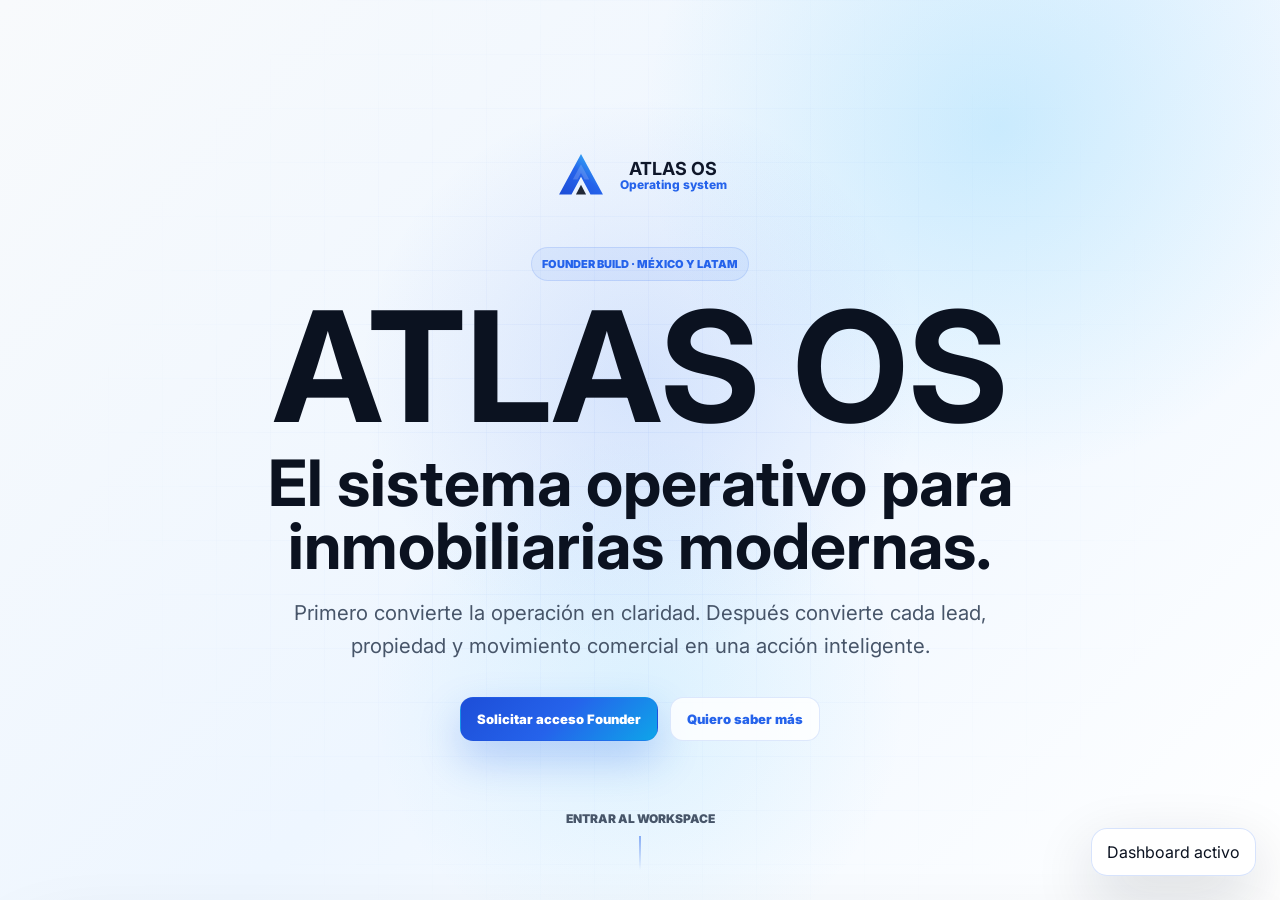
<file: index.html>
<!doctype html>
<html lang="es">
  <head>
    <meta charset="utf-8">
    <meta name="viewport" content="width=device-width, initial-scale=1">
    <title>ATLAS OS | Sistema operativo inmobiliario</title>
    <meta name="description" content="ATLAS OS, el sistema operativo para inmobiliarias modernas.">
    <link rel="preconnect" href="https://fonts.googleapis.com">
    <link rel="preconnect" href="https://fonts.gstatic.com" crossorigin>
    <link href="https://fonts.googleapis.com/css2?family=Inter:wght@400;500;600;700;800;900&display=swap" rel="stylesheet">
    <link rel="icon" href="assets/brand/atlas-symbol.svg" type="image/svg+xml">
    <link rel="stylesheet" href="styles.css">
  </head>
  <body class="atlas-product-home">
    <main class="product-home">
      <section class="atlas-experience" aria-labelledby="homeTitle">
        <a class="product-brand hero-brand" href="index.html">
          <img src="assets/brand/atlas-symbol.svg" alt="">
          <span><strong>ATLAS OS</strong><small>Operating system</small></span>
        </a>
        <div class="hero-message">
          <p class="product-badge">Founder Build · México y LATAM</p>
          <h1 id="homeTitle">ATLAS OS</h1>
          <h2>El sistema operativo para inmobiliarias modernas.</h2>
          <p class="product-copy">Primero convierte la operación en claridad. Después convierte cada lead, propiedad y movimiento comercial en una acción inteligente.</p>
        </div>
        <div class="product-actions">
          <button class="product-btn primary" id="founderAccess" type="button">Solicitar acceso Founder</button>
          <a class="product-btn secondary" href="story.html">Quiero saber más</a>
        </div>
        <a class="scroll-cue" href="#workspace">Entrar al Workspace</a>
      </section>

      <section class="workspace-experience" id="workspace" aria-label="Workspace Experience">
        <section class="atlas-dashboard atlas-workspace" aria-label="ATLAS OS workspace">
          <aside class="dash-sidebar">
            <div class="dash-mark"><img src="assets/brand/atlas-symbol.svg" alt=""><span>ATLAS</span></div>
            <button class="active" data-view="command"><i>⌘</i><span>Dashboard</span></button>
            <button data-view="property"><i>⌂</i><span>Property Engine</span></button>
            <button data-view="crm"><i>◎</i><span>CRM</span></button>
            <button data-view="kanban"><i>▦</i><span>Kanban</span></button>
            <button data-view="whatsapp"><i>◉</i><span>WhatsApp</span></button>
            <button data-view="automation"><i>⚡</i><span>Automation</span></button>
            <button data-view="analytics"><i>▰</i><span>Analytics</span></button>
            <button data-view="docs"><i>☰</i><span>Docs</span></button>
            <button data-view="marketplace"><i>◇</i><span>Marketplace</span></button>
          </aside>
          <div class="dash-main">
            <header class="dash-top">
              <div><p id="dashEyebrow">Live operation</p><h3 id="dashTitle">Command Center</h3></div>
              <span class="dash-status"><i></i>Online</span>
            </header>
            <div class="dash-view" id="dashView"></div>
          </div>
        </section>
      </section>
    </main>
    <div class="product-toast" id="productToast" role="status" aria-live="polite"></div>
    <div class="home-modal-backdrop" id="founderBackdrop" hidden></div>
    <dialog class="founder-modal" id="founderModal" aria-labelledby="founderTitle">
      <button class="modal-close" id="founderClose" aria-label="Cerrar">×</button>
      <p class="eyebrow">Founder Access</p>
      <h2 id="founderTitle">Acceso Founder</h2>
      <strong>$1,490 MXN / mes</strong>
      <p>Mock temporal del flujo Founder. Aquí conectaremos checkout, onboarding y activación del Workspace.</p>
      <button class="btn primary" id="founderOk" type="button">Entendido</button>
    </dialog>
    <script src="app.js"></script>
  </body>
</html>
</file>
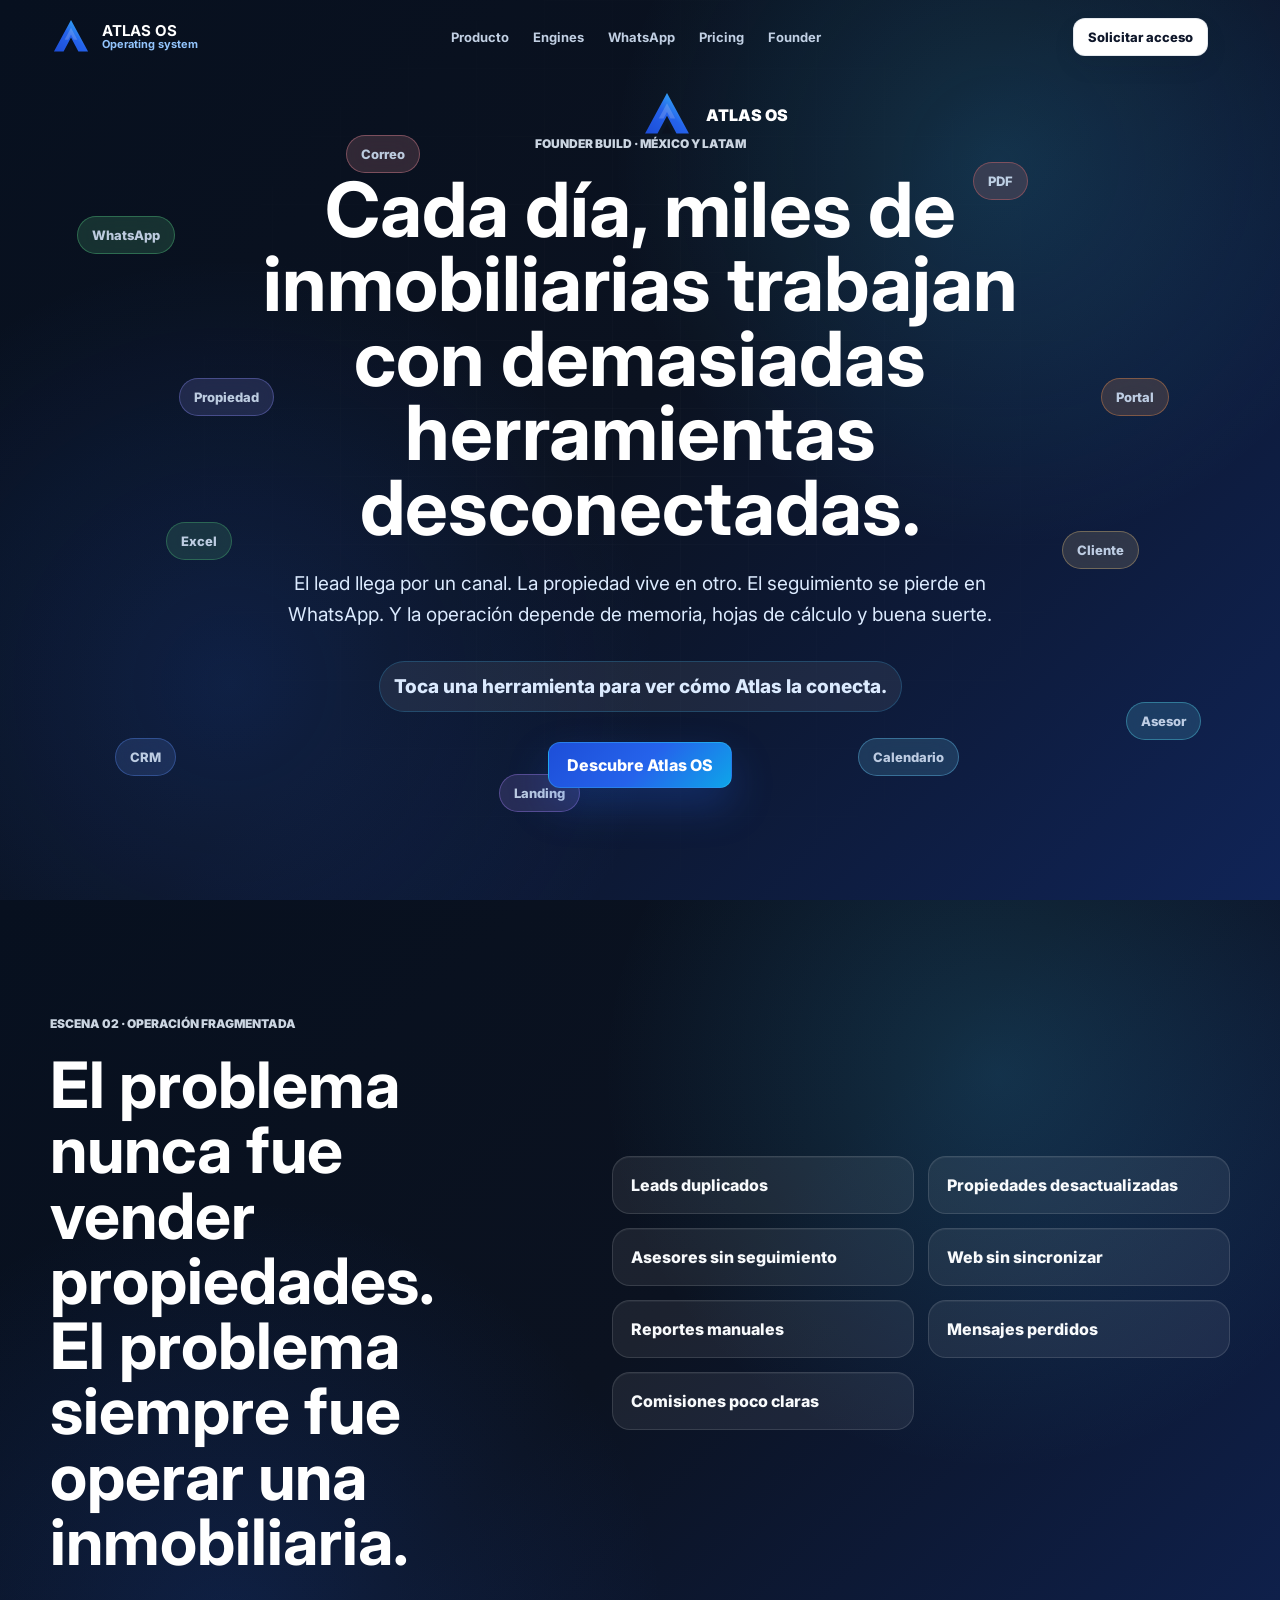
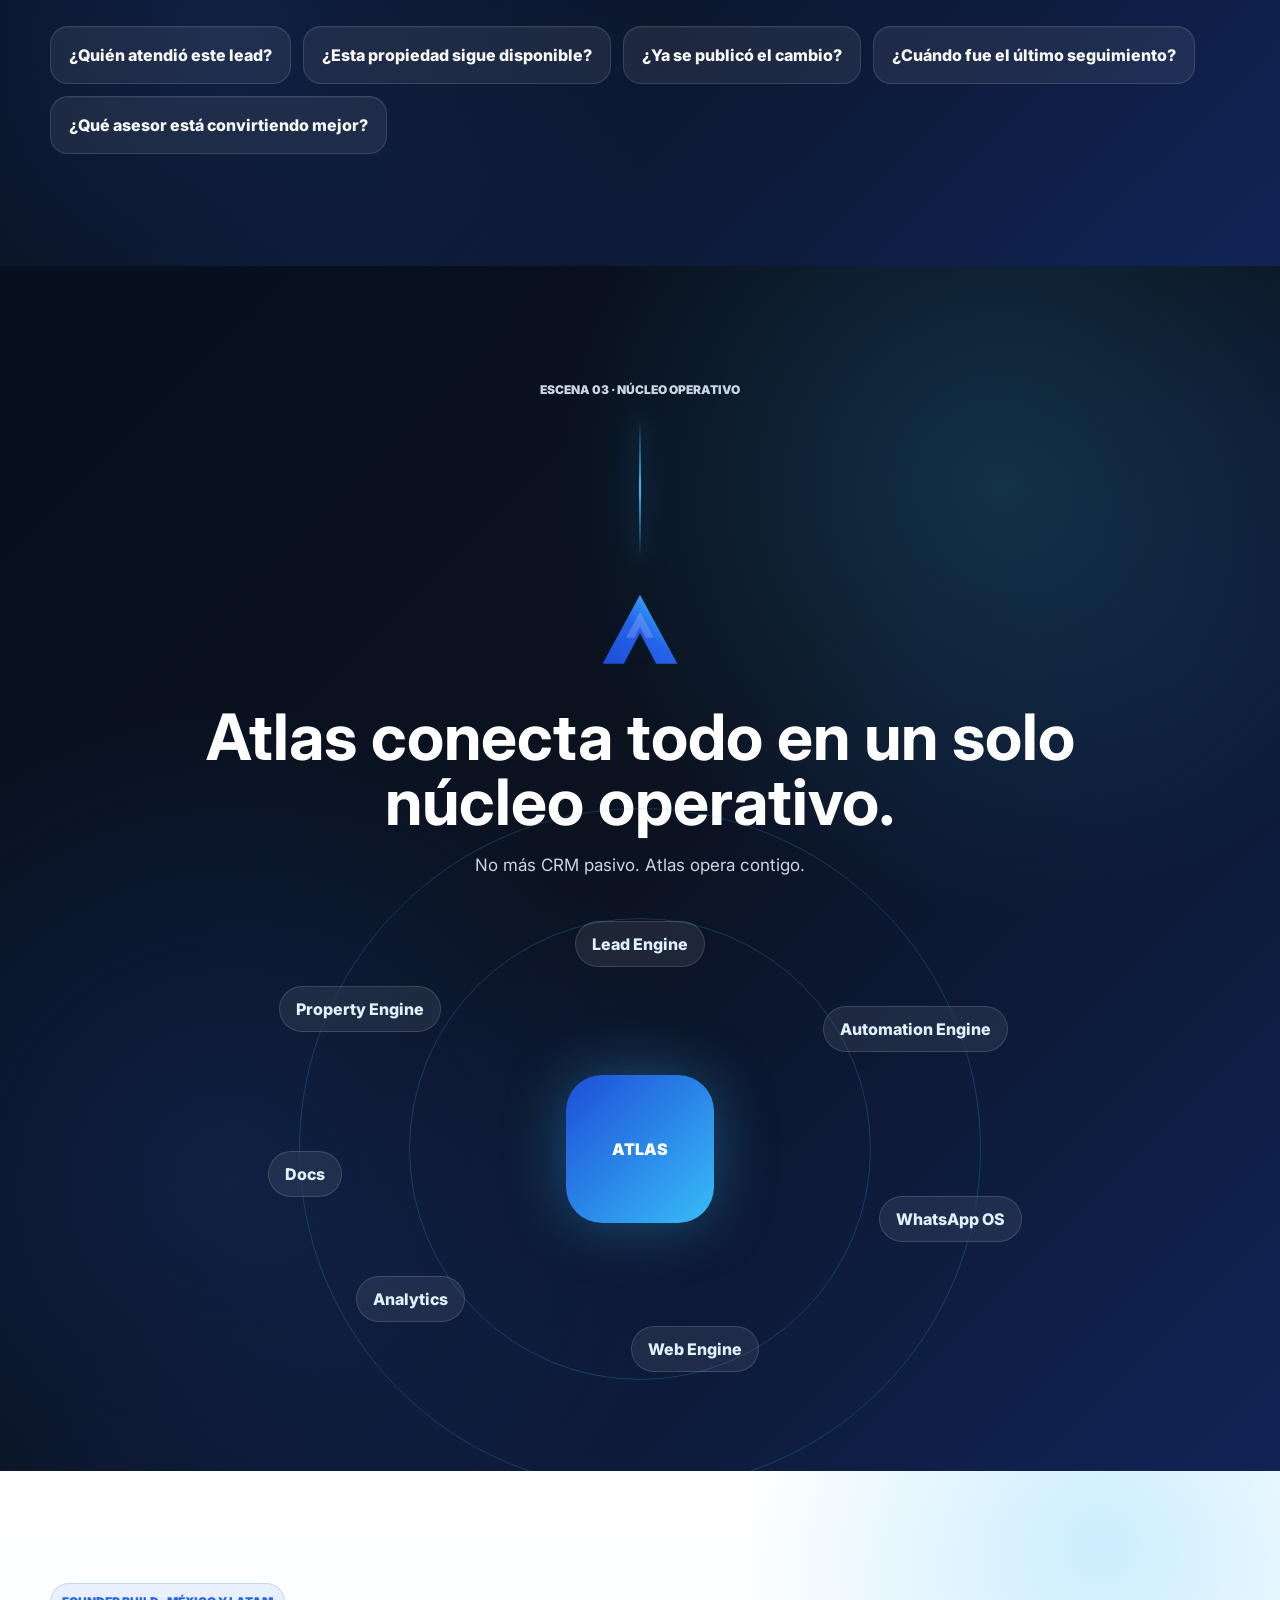
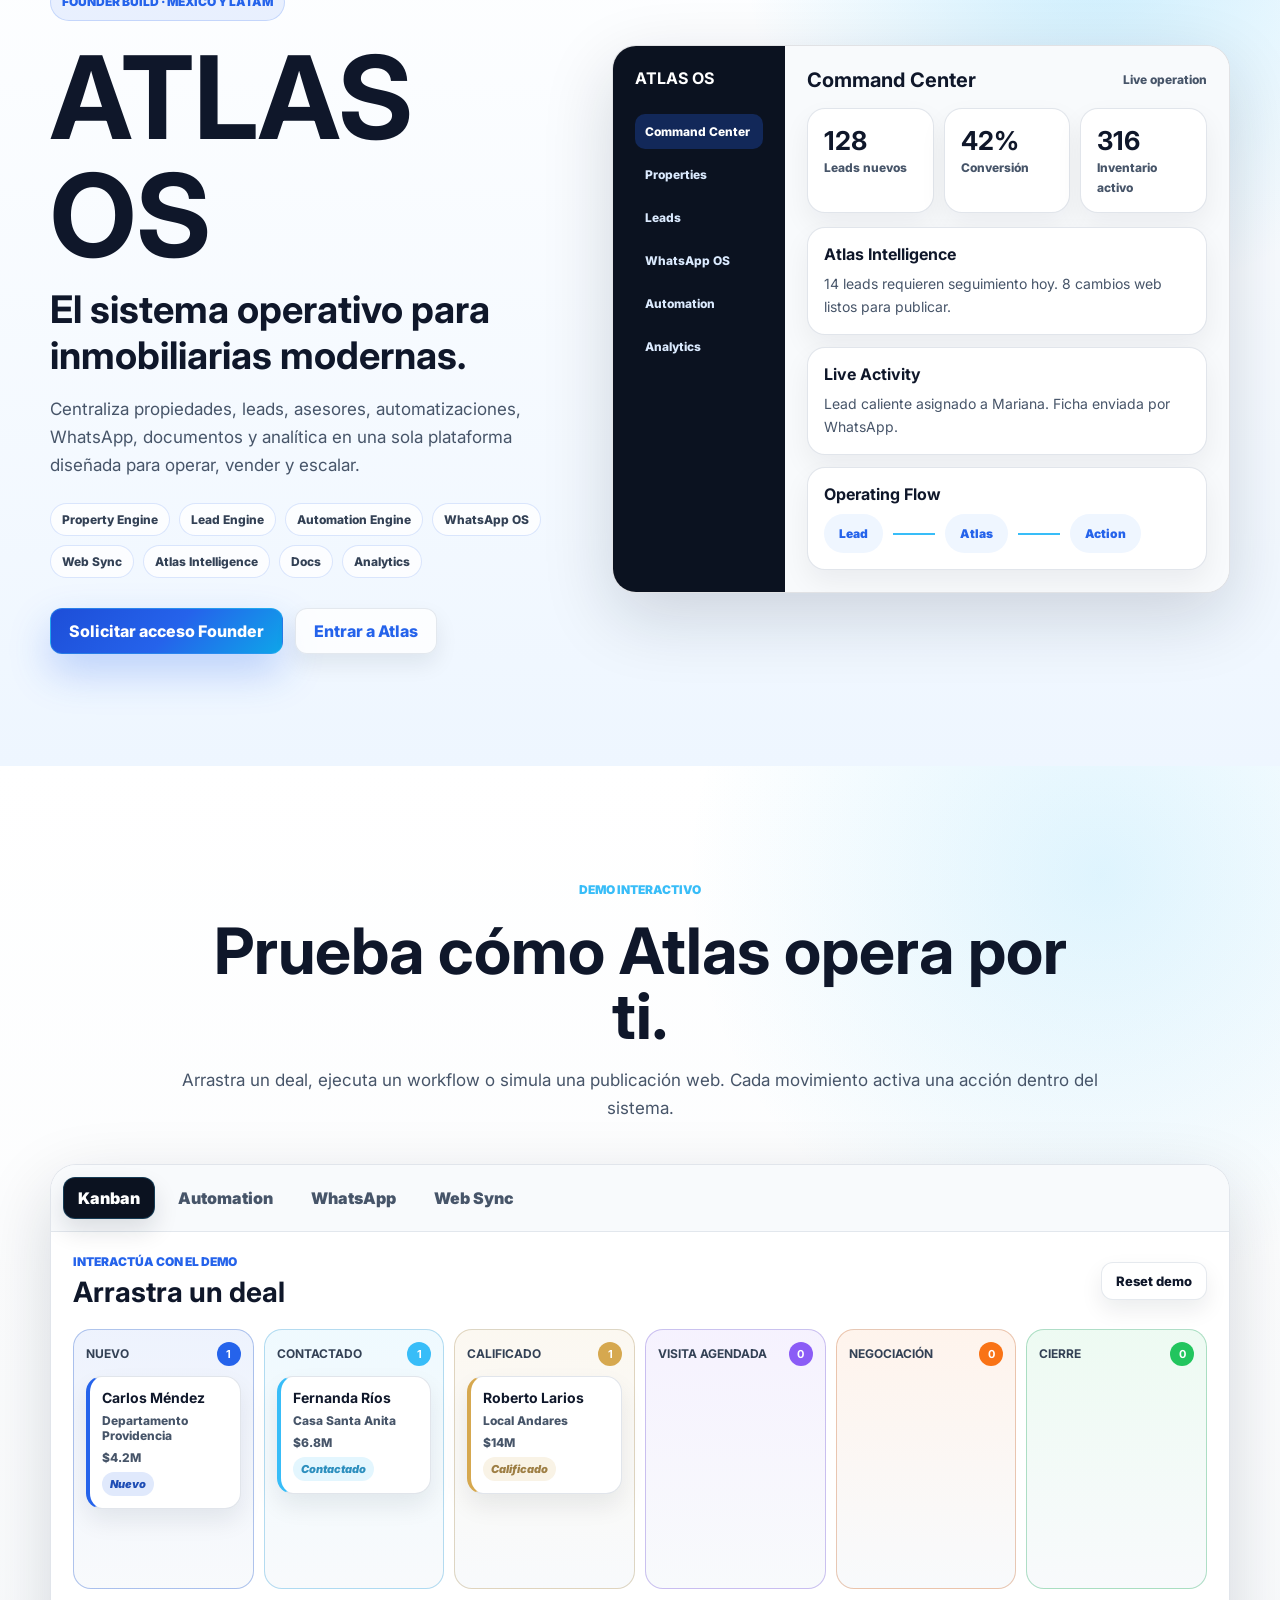
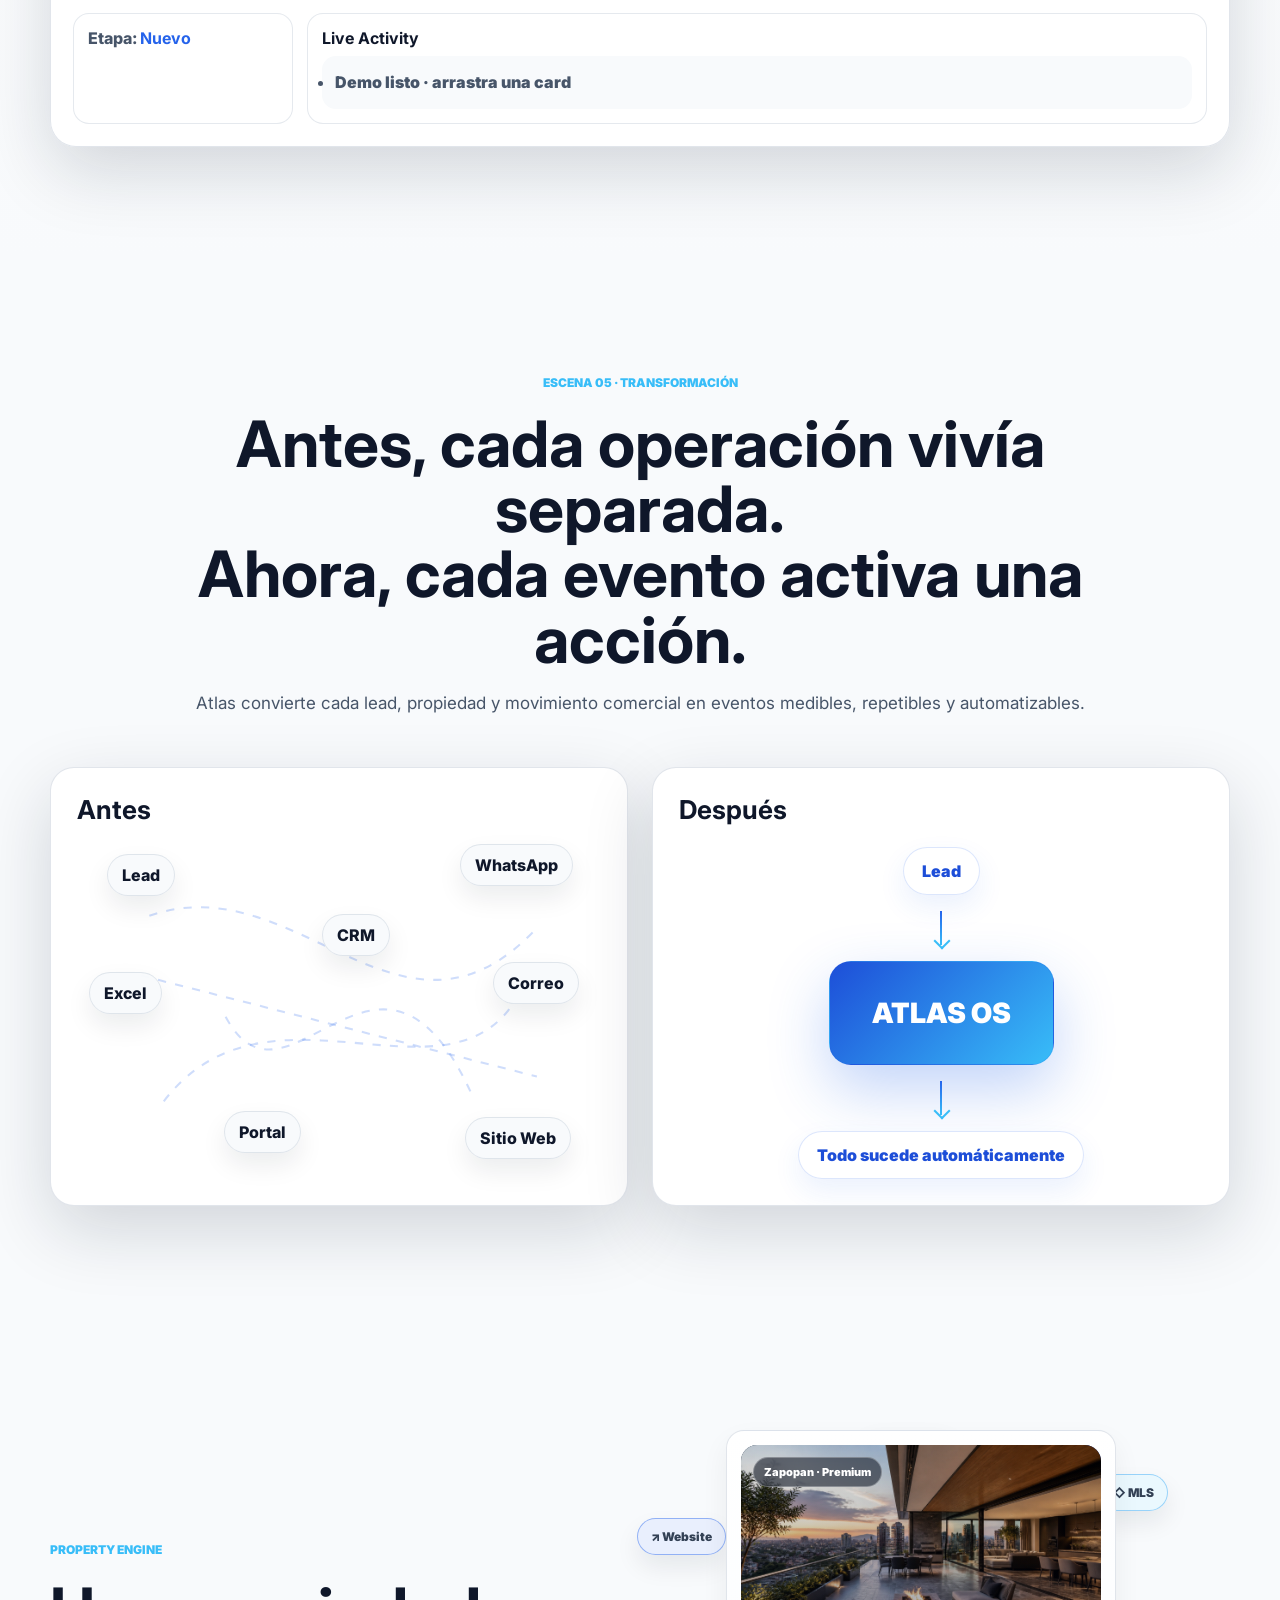
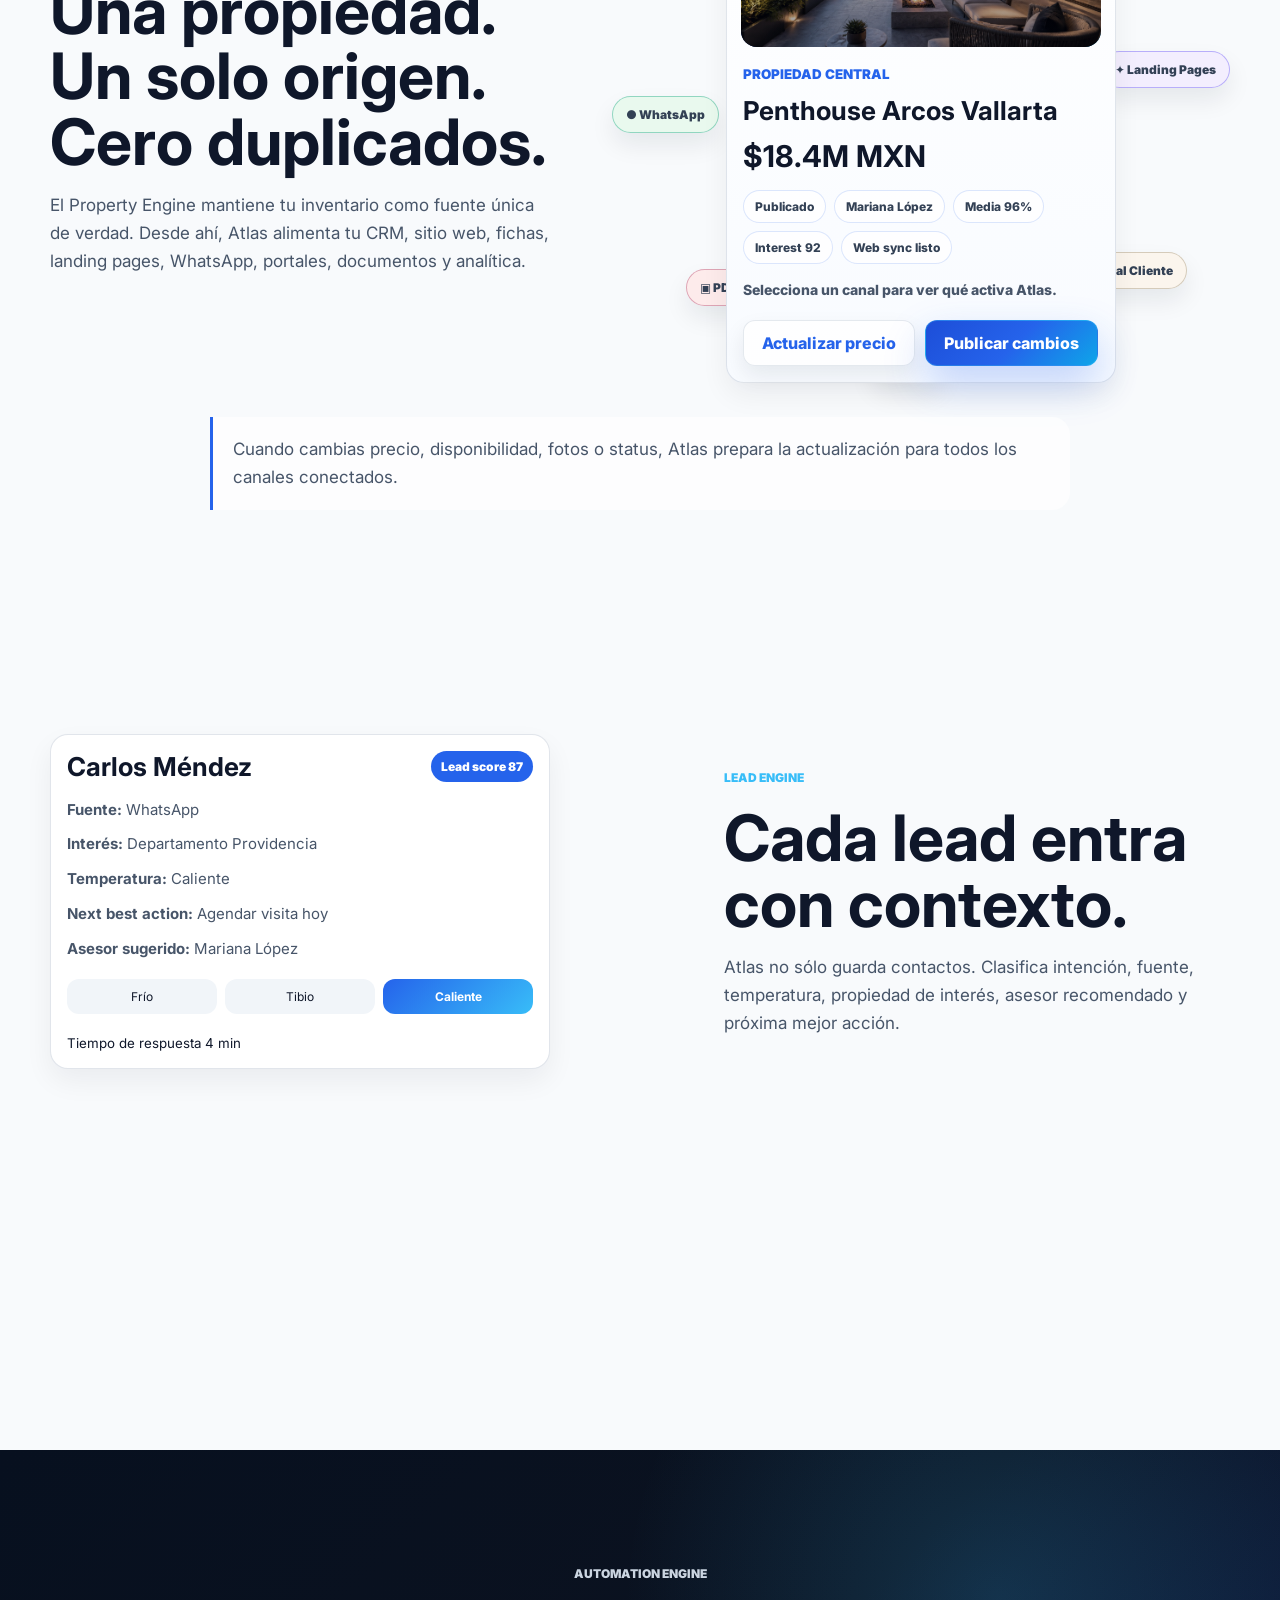
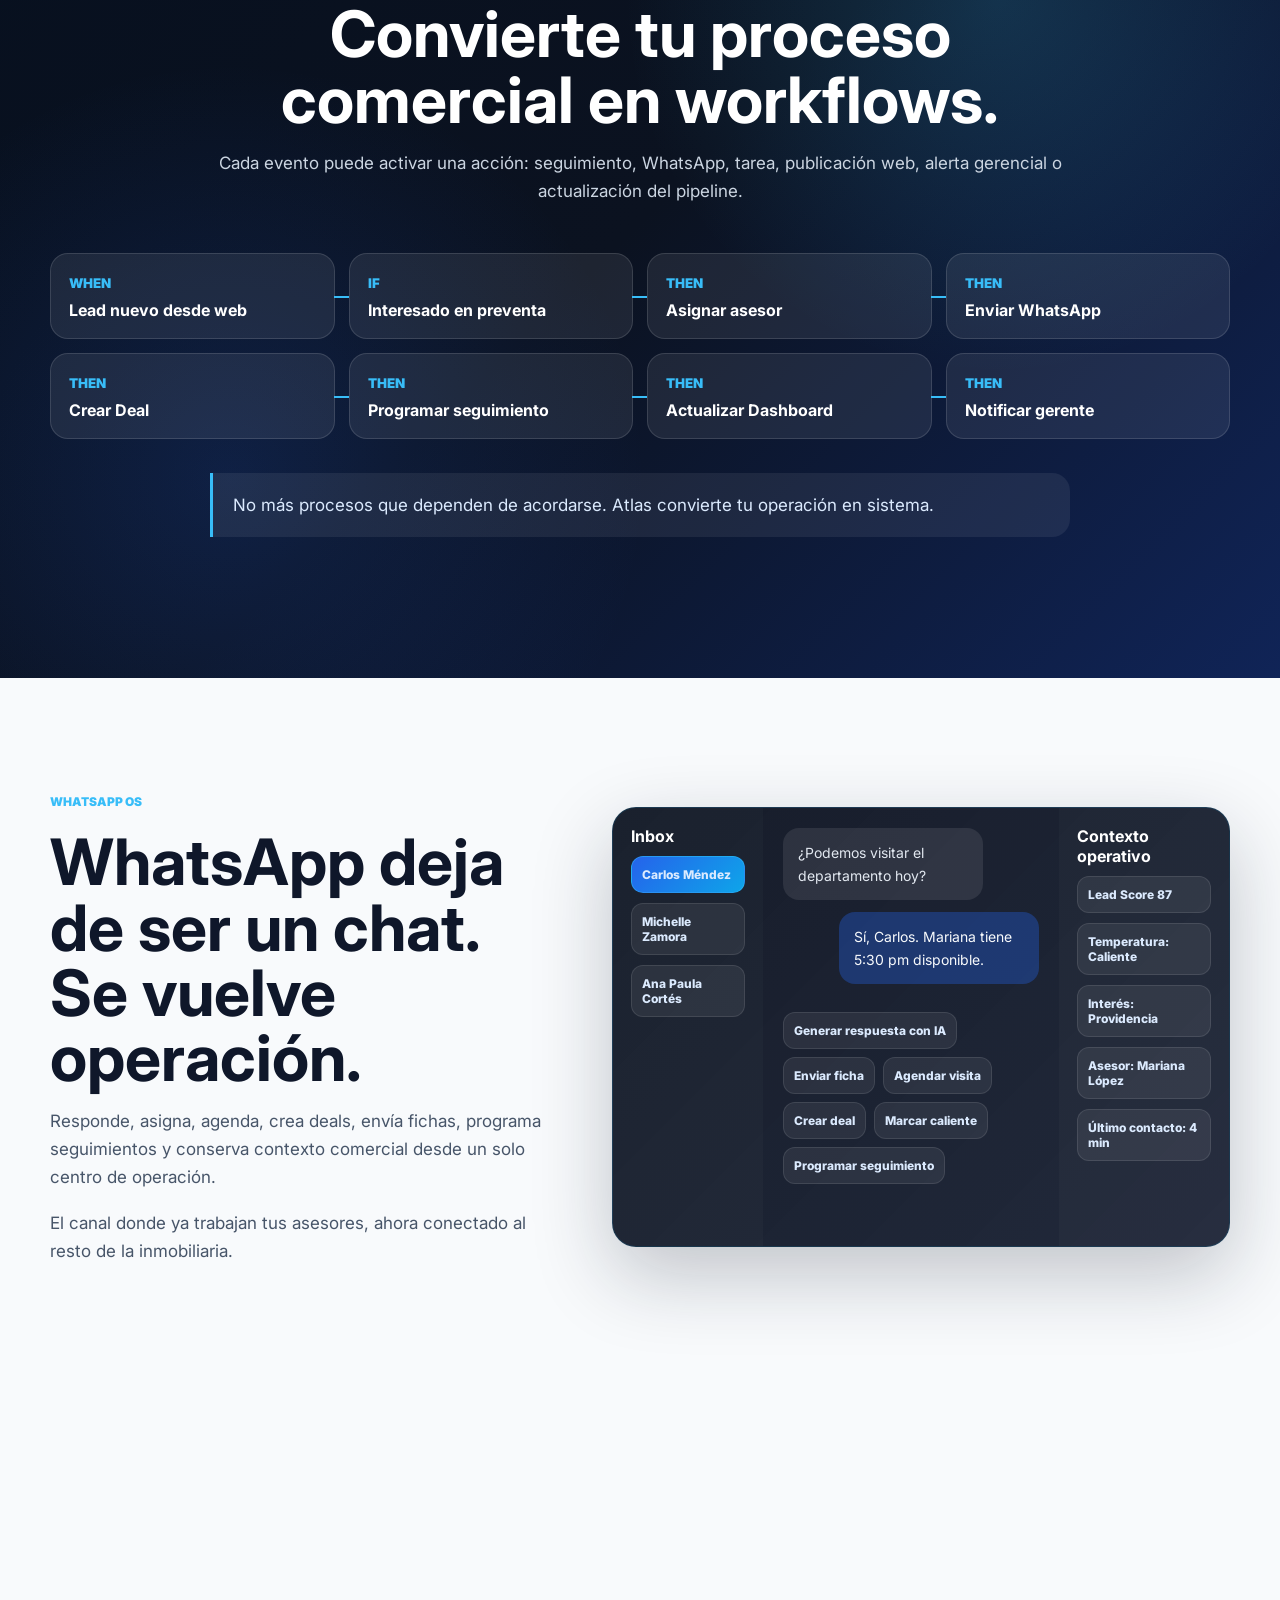
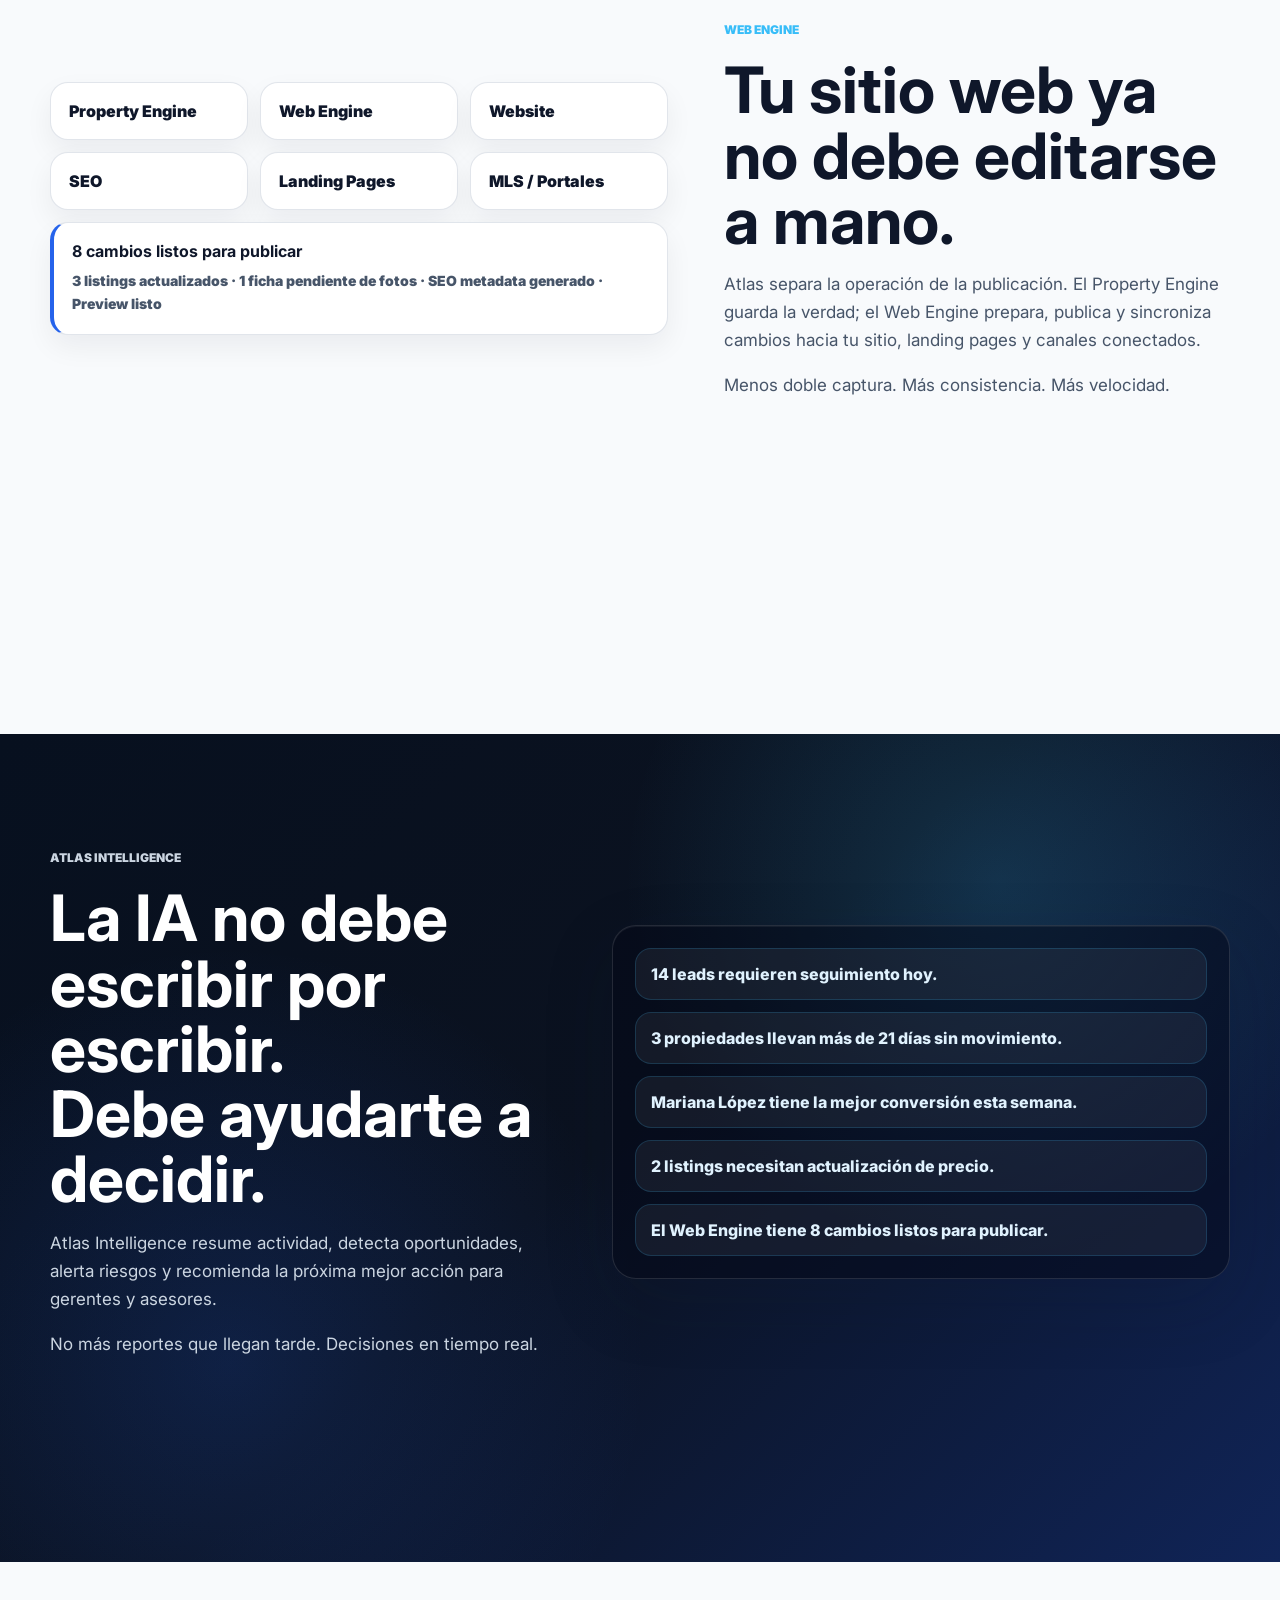
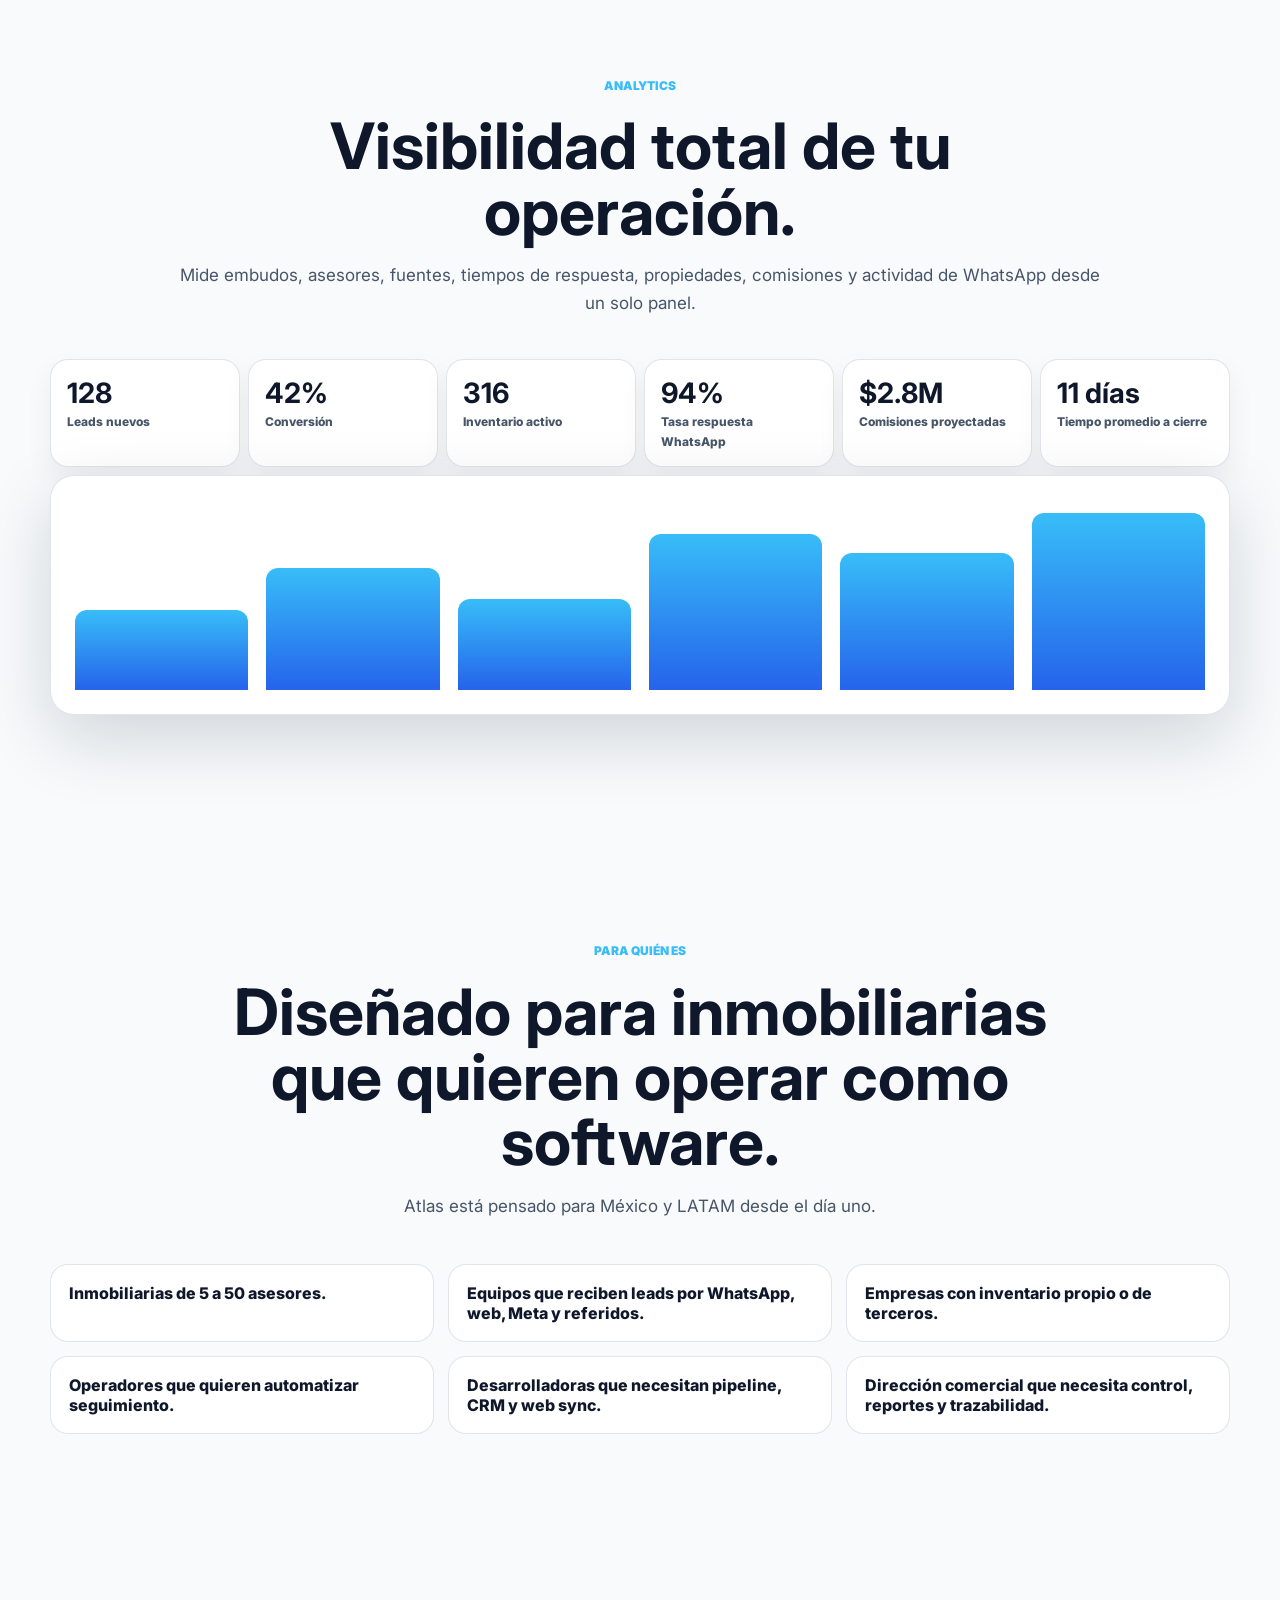
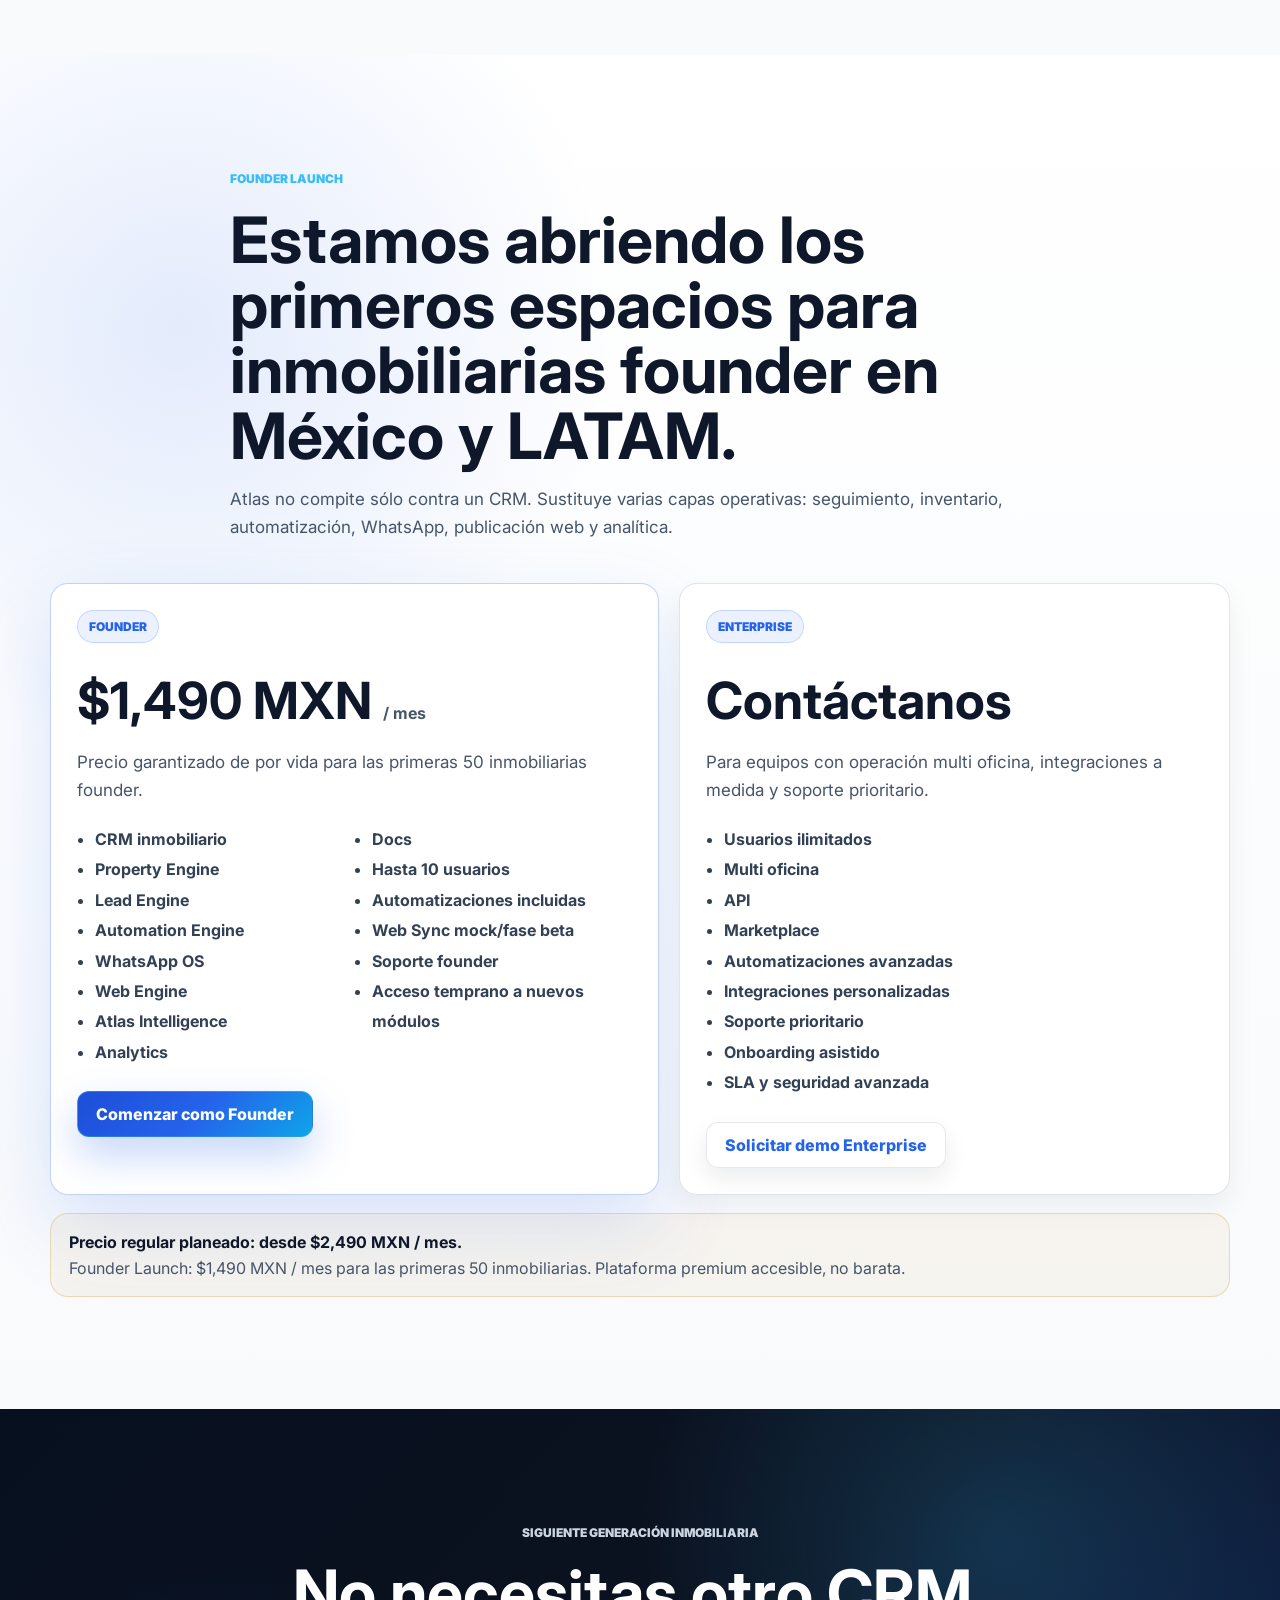
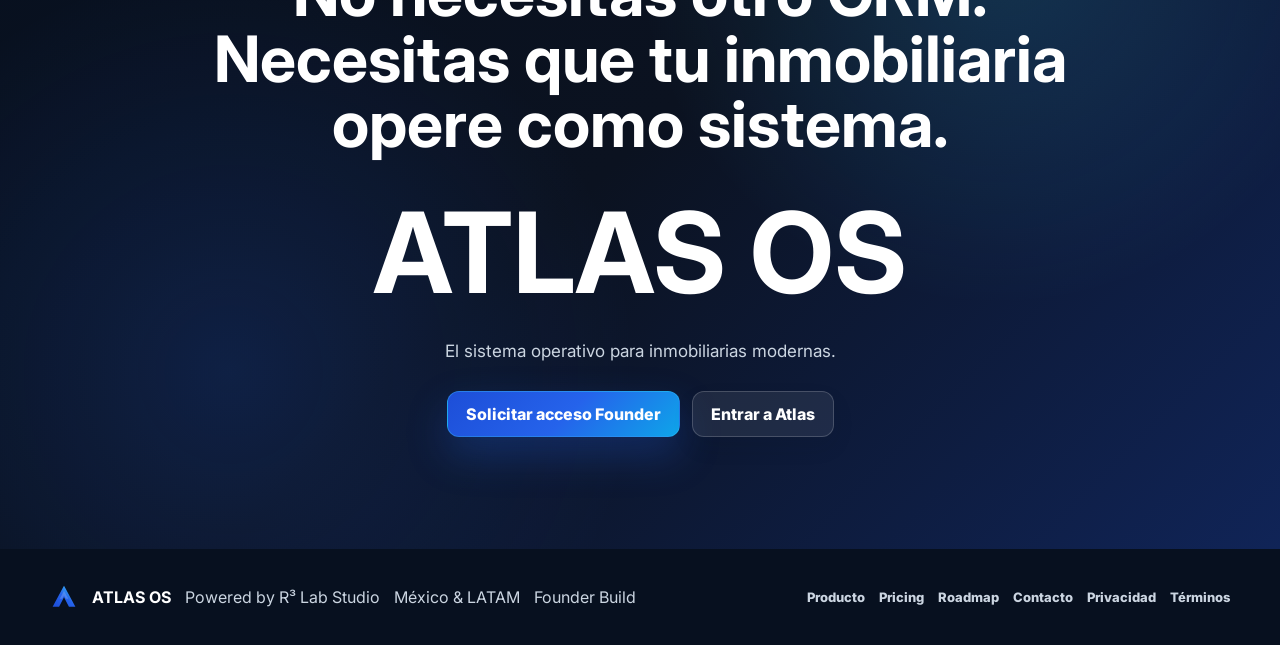
<file: story.html>
<!doctype html>
<html lang="es">
  <head>
    <meta charset="utf-8">
    <meta name="viewport" content="width=device-width, initial-scale=1">
    <title>ATLAS OS | Sistema operativo inmobiliario</title>
    <meta name="description" content="ATLAS OS centraliza propiedades, leads, WhatsApp, automatizaciones, web sync, documentos y analítica para inmobiliarias modernas.">
    <link rel="preconnect" href="https://fonts.googleapis.com">
    <link rel="preconnect" href="https://fonts.gstatic.com" crossorigin>
    <link href="https://fonts.googleapis.com/css2?family=Inter:wght@400;500;600;700;800;900&display=swap" rel="stylesheet">
    <link rel="icon" href="assets/brand/atlas-symbol.svg" type="image/svg+xml">
    <link rel="stylesheet" href="styles.css">
  </head>
  <body>
    <header class="site-header" id="siteHeader">
      <a class="brand" href="#intro" aria-label="ATLAS OS inicio">
        <img src="assets/brand/atlas-symbol.svg" alt="">
        <span><strong>ATLAS OS</strong><small>Operating system</small></span>
      </a>
      <nav class="nav-links" id="navLinks" aria-label="Navegación principal">
        <a href="#product">Producto</a>
        <a href="#engines">Engines</a>
        <a href="#whatsapp">WhatsApp</a>
        <a href="#pricing">Pricing</a>
        <a href="#founder">Founder</a>
      </nav>
      <button class="btn compact nav-cta" data-scroll="#pricing">Solicitar acceso</button>
      <button class="menu-button" id="menuButton" aria-label="Abrir menú" aria-expanded="false"><span></span><span></span></button>
    </header>

    <main>
      <section class="scene intro dark" id="intro">
        <div class="ambient-grid"></div>
        <div class="intro-brand reveal">
          <img src="assets/brand/atlas-symbol.svg" alt="">
          <span>ATLAS OS</span>
        </div>
        <div class="chaos-field" aria-label="Herramientas desconectadas">
          <button class="hero-pill whatsapp" style="--x:6%;--y:24%;--d:0s" data-pill-copy="WhatsApp conectado al seguimiento comercial.">WhatsApp</button>
          <button class="hero-pill excel" style="--x:13%;--y:58%;--d:.7s" data-pill-copy="Excel deja de ser la fuente de verdad.">Excel</button>
          <button class="hero-pill correo" style="--x:27%;--y:15%;--d:1.4s" data-pill-copy="Correos convertidos en eventos operativos.">Correo</button>
          <button class="hero-pill pdf" style="--x:76%;--y:18%;--d:.3s" data-pill-copy="Fichas PDF generadas desde inventario vivo.">PDF</button>
          <button class="hero-pill portal" style="--x:86%;--y:42%;--d:1s" data-pill-copy="Portales alimentados desde un solo origen.">Portal</button>
          <button class="hero-pill calendario" style="--x:67%;--y:82%;--d:.5s" data-pill-copy="Agenda comercial conectada al pipeline.">Calendario</button>
          <button class="hero-pill landing" style="--x:39%;--y:86%;--d:1.7s" data-pill-copy="Landings generadas desde cada propiedad.">Landing</button>
          <button class="hero-pill crm" style="--x:9%;--y:82%;--d:1.1s" data-pill-copy="CRM como parte del sistema, no como silo.">CRM</button>
          <button class="hero-pill asesor" style="--x:88%;--y:78%;--d:.9s" data-pill-copy="Asesores con siguiente acción clara.">Asesor</button>
          <button class="hero-pill cliente" style="--x:83%;--y:59%;--d:1.8s" data-pill-copy="Clientes con contexto y respuesta rápida.">Cliente</button>
          <button class="hero-pill propiedad" style="--x:14%;--y:42%;--d:.2s" data-pill-copy="Propiedades como fuente única de verdad.">Propiedad</button>
        </div>
        <div class="container intro-copy reveal">
          <p class="eyebrow">Founder Build · México y LATAM</p>
          <h1>Cada día, miles de inmobiliarias trabajan con demasiadas herramientas desconectadas.</h1>
          <p>El lead llega por un canal. La propiedad vive en otro. El seguimiento se pierde en WhatsApp. Y la operación depende de memoria, hojas de cálculo y buena suerte.</p>
          <p class="hero-microcopy" id="heroMicrocopy">Toca una herramienta para ver cómo Atlas la conecta.</p>
          <button class="btn primary" data-scroll="#problem">Descubre Atlas OS</button>
        </div>
      </section>

      <section class="scene problem dark" id="problem">
        <div class="container split">
          <div class="story-copy reveal">
            <p class="eyebrow">Escena 02 · Operación fragmentada</p>
            <h2>El problema nunca fue vender propiedades.<br>El problema siempre fue operar una inmobiliaria.</h2>
          </div>
          <div class="pain-grid reveal">
            <article>Leads duplicados</article>
            <article>Propiedades desactualizadas</article>
            <article>Asesores sin seguimiento</article>
            <article>Web sin sincronizar</article>
            <article>Reportes manuales</article>
            <article>Mensajes perdidos</article>
            <article>Comisiones poco claras</article>
          </div>
        </div>
        <div class="container question-rail reveal">
          <span>¿Quién atendió este lead?</span>
          <span>¿Esta propiedad sigue disponible?</span>
          <span>¿Ya se publicó el cambio?</span>
          <span>¿Cuándo fue el último seguimiento?</span>
          <span>¿Qué asesor está convirtiendo mejor?</span>
        </div>
      </section>

      <section class="scene nucleus dark" id="product">
        <div class="container center reveal">
          <p class="eyebrow">Escena 03 · Núcleo operativo</p>
          <div class="atlas-line"></div>
          <img class="big-logo" src="assets/brand/atlas-symbol.svg" alt="">
          <h2>Atlas conecta todo en un solo núcleo operativo.</h2>
          <p>No más CRM pasivo. Atlas opera contigo.</p>
        </div>
        <div class="container orbit reveal" id="engines">
          <div class="core">ATLAS</div>
          <span>Property Engine</span><span>Lead Engine</span><span>Automation Engine</span><span>WhatsApp OS</span><span>Web Engine</span><span>Analytics</span><span>Docs</span>
        </div>
      </section>

      <section class="scene hero" id="demo">
        <div class="container hero-grid">
          <div class="hero-copy reveal">
            <p class="badge">Founder Build · México y LATAM</p>
            <h2>ATLAS OS</h2>
            <h3>El sistema operativo para inmobiliarias modernas.</h3>
            <p>Centraliza propiedades, leads, asesores, automatizaciones, WhatsApp, documentos y analítica en una sola plataforma diseñada para operar, vender y escalar.</p>
            <div class="chip-row">
              <span>Property Engine</span><span>Lead Engine</span><span>Automation Engine</span><span>WhatsApp OS</span><span>Web Sync</span><span>Atlas Intelligence</span><span>Docs</span><span>Analytics</span>
            </div>
            <div class="actions">
              <button class="btn primary" data-scroll="#pricing">Solicitar acceso Founder</button>
              <a class="btn secondary page-transition" href="index.html#workspace">Entrar a Atlas</a>
            </div>
          </div>
          <div class="dashboard-mock reveal" aria-label="Mockup de dashboard ATLAS OS">
            <aside>
              <strong>ATLAS OS</strong>
              <span class="active">Command Center</span><span>Properties</span><span>Leads</span><span>WhatsApp OS</span><span>Automation</span><span>Analytics</span>
            </aside>
            <section>
              <div class="mock-top"><b>Command Center</b><small>Live operation</small></div>
              <div class="kpis">
                <div><strong>128</strong><span>Leads nuevos</span></div><div><strong>42%</strong><span>Conversión</span></div><div><strong>316</strong><span>Inventario activo</span></div>
              </div>
              <div class="mock-panels">
                <article><b>Atlas Intelligence</b><p>14 leads requieren seguimiento hoy. 8 cambios web listos para publicar.</p></article>
                <article><b>Live Activity</b><p>Lead caliente asignado a Mariana. Ficha enviada por WhatsApp.</p></article>
                <article class="flow"><b>Operating Flow</b><span>Lead</span><i></i><span>Atlas</span><i></i><span>Action</span></article>
              </div>
            </section>
          </div>
        </div>
      </section>

      <section class="scene interactive-demo" id="interactive-demo">
        <div class="container center reveal">
          <p class="eyebrow">Demo interactivo</p>
          <h2>Prueba cómo Atlas opera por ti.</h2>
          <p>Arrastra un deal, ejecuta un workflow o simula una publicación web. Cada movimiento activa una acción dentro del sistema.</p>
        </div>
        <div class="container demo-shell reveal">
          <div class="demo-tabs" role="tablist" aria-label="Demos interactivos">
            <button class="demo-tab active" data-demo-tab="kanban" role="tab" aria-selected="true">Kanban</button>
            <button class="demo-tab" data-demo-tab="automation" role="tab" aria-selected="false">Automation</button>
            <button class="demo-tab" data-demo-tab="whatsapp" role="tab" aria-selected="false">WhatsApp</button>
            <button class="demo-tab" data-demo-tab="websync" role="tab" aria-selected="false">Web Sync</button>
          </div>

          <section class="demo-panel active" data-demo-panel="kanban" role="tabpanel">
            <div class="demo-heading">
              <div><span>Interactúa con el demo</span><h3>Arrastra un deal</h3></div>
              <button class="btn compact" id="resetKanban">Reset demo</button>
            </div>
            <div class="kanban-demo" id="kanbanDemo" aria-label="Kanban demo">
              <div class="kanban-column" data-stage="Nuevo"><b>Nuevo</b></div>
              <div class="kanban-column" data-stage="Contactado"><b>Contactado</b></div>
              <div class="kanban-column" data-stage="Calificado"><b>Calificado</b></div>
              <div class="kanban-column" data-stage="Visita agendada"><b>Visita agendada</b></div>
              <div class="kanban-column" data-stage="Negociación"><b>Negociación</b></div>
              <div class="kanban-column" data-stage="Cierre"><b>Cierre</b></div>
            </div>
            <div class="demo-status-row">
              <div class="stage-badge">Etapa: <strong id="dealStageBadge">Nuevo</strong></div>
              <div class="activity-feed"><b>Live Activity</b><ul id="kanbanActivity"><li>Demo listo · arrastra una card</li></ul></div>
            </div>
          </section>

          <section class="demo-panel" data-demo-panel="automation" role="tabpanel" hidden>
            <div class="demo-heading">
              <div><span>Ejecuta un workflow</span><h3>Automation Engine demo</h3></div>
              <label class="switch"><input type="checkbox" id="workflowToggle" checked><span></span>Workflow ON</label>
            </div>
            <div class="automation-demo">
              <article class="auto-node" data-step="0"><small>WHEN</small><b>Lead nuevo</b><i></i></article>
              <article class="auto-node" data-step="1"><small>IF</small><b>Interés en propiedad premium</b><i></i></article>
              <article class="auto-node" data-step="2"><small>THEN</small><b>Asignar asesor</b><i></i></article>
              <article class="auto-node" data-step="3"><small>THEN</small><b>Enviar WhatsApp</b><i></i></article>
              <article class="auto-node" data-step="4"><small>THEN</small><b>Crear deal</b><i></i></article>
              <article class="auto-node" data-step="5"><small>THEN</small><b>Programar seguimiento</b><i></i></article>
              <article class="auto-node" data-step="6"><small>THEN</small><b>Actualizar dashboard</b><i></i></article>
            </div>
            <div class="demo-actions"><button class="btn primary" id="runWorkflow">Run demo</button><span id="workflowResult">Workflow listo.</span></div>
          </section>

          <section class="demo-panel" data-demo-panel="whatsapp" role="tabpanel" hidden>
            <div class="demo-heading">
              <div><span>Interactúa con WhatsApp OS</span><h3>Chat con contexto operativo</h3></div>
              <div class="stage-badge">Lead Score: <strong id="waScore">87</strong></div>
            </div>
            <div class="whatsapp-demo">
              <aside id="waConversations"></aside>
              <main><div id="waChat"></div><div class="quick-actions"><button id="aiReply" aria-label="Demo WhatsApp generar respuesta IA">Generar respuesta IA</button><button id="sendSheet" aria-label="Demo WhatsApp enviar ficha">Enviar ficha</button><button id="createDeal" aria-label="Demo WhatsApp crear deal">Crear deal</button><button id="markHot" aria-label="Demo WhatsApp marcar caliente">Marcar caliente</button></div></main>
              <section><b>Contexto operativo</b><span id="waTemp">Temperatura: Caliente</span><span id="waProperty">Interés: Departamento Providencia</span><span id="waAdvisor">Asesor: Mariana López</span><span id="waLast">Último contacto: 4 min</span><span id="waDeal">Deal pendiente</span></section>
            </div>
          </section>

          <section class="demo-panel" data-demo-panel="websync" role="tabpanel" hidden>
            <div class="demo-heading">
              <div><span>Simula Web Sync</span><h3>Property Engine → Web Engine</h3></div>
              <div class="stage-badge">Queue: <strong id="syncQueue">8</strong> cambios</div>
            </div>
            <div class="websync-demo">
              <article class="property-card demo-property">
                <div class="property-media">
                  <img src="assets/images/penthouse-arcos-vallarta.jpg" alt="Render de Penthouse Arcos Vallarta">
                  <span>Zapopan · Premium</span>
                  <b>Penthouse Arcos Vallarta</b>
                </div>
                <small>Propiedad central</small>
                <h3>Penthouse Arcos Vallarta</h3>
                <strong id="syncPrice">$18.4M MXN</strong>
                <div class="listing-specs"><span>3 recámaras</span><span>3.5 baños</span><span>280 m²</span><span>Terraza</span></div>
                <div class="property-meta"><span id="syncBadge">Publicado</span><span>Mariana López</span><span>Web Engine</span></div>
              </article>
              <div class="sync-actions"><button class="btn secondary" id="updatePrice">Actualizar precio</button><button class="btn primary" id="publishChanges">Publicar cambios</button><div class="activity-feed"><b>Eventos Web Sync</b><ul id="syncActivity"><li>Web Engine sincronizado</li></ul></div></div>
            </div>
          </section>
        </div>
        <div class="toast" id="demoToast" role="status" aria-live="polite"></div>
      </section>

      <section class="scene before-after">
        <div class="container center reveal">
          <p class="eyebrow">Escena 05 · Transformación</p>
          <h2>Antes, cada operación vivía separada.<br>Ahora, cada evento activa una acción.</h2>
          <p>Atlas convierte cada lead, propiedad y movimiento comercial en eventos medibles, repetibles y automatizables.</p>
        </div>
        <div class="container comparison reveal">
          <article class="chaos-map">
            <h3>Antes</h3>
            <svg class="chaos-lines" viewBox="0 0 520 320" aria-hidden="true">
              <path d="M76 70 C220 20 320 220 450 84"/>
              <path d="M90 250 C190 120 360 260 430 154"/>
              <path d="M150 168 C210 280 300 44 390 246"/>
              <path d="M68 128 L452 226"/>
            </svg>
            <span class="tool lead">Lead</span><span class="tool whats">WhatsApp</span><span class="tool excel">Excel</span><span class="tool crm">CRM</span><span class="tool mail">Correo</span><span class="tool portal">Portal</span><span class="tool web">Sitio Web</span>
          </article>
          <article class="clean-map">
            <h3>Después</h3>
            <div class="clean-flow"><span>Lead</span><i></i><b>ATLAS OS</b><i></i><span>Todo sucede automáticamente</span></div>
          </article>
        </div>
      </section>

      <section class="scene engine property-engine">
        <div class="container engine-grid">
          <div class="story-copy reveal">
            <p class="eyebrow">Property Engine</p>
            <h2>Una propiedad.<br>Un solo origen.<br>Cero duplicados.</h2>
            <p>El Property Engine mantiene tu inventario como fuente única de verdad. Desde ahí, Atlas alimenta tu CRM, sitio web, fichas, landing pages, WhatsApp, portales, documentos y analítica.</p>
          </div>
          <div class="property-visual reveal">
            <article class="property-card" id="propertyCard">
              <div class="property-media">
                <img src="assets/images/penthouse-arcos-vallarta.jpg" alt="Render de Penthouse Arcos Vallarta">
                <span>Zapopan · Premium</span>
                <b>Penthouse Arcos Vallarta</b>
              </div>
              <small>Propiedad central</small>
              <h3>Penthouse Arcos Vallarta</h3>
              <strong id="propertyPrice">$18.4M MXN</strong>
              <div class="property-meta"><span id="propertySyncBadge">Publicado</span><span>Mariana López</span><span>Media 96%</span><span>Interest 92</span><span>Web sync listo</span></div>
              <p class="property-state" id="propertyState">Selecciona un canal para ver qué activa Atlas.</p>
              <div class="property-actions"><button class="btn secondary" id="propertyUpdatePrice">Actualizar precio</button><button class="btn primary" id="propertyPublish">Publicar cambios</button></div>
            </article>
            <div class="satellites">
              <button class="node website" data-copy="Publicación web sincronizada">↗ Website</button>
              <button class="node mls" data-copy="Inventario listo para distribución">◇ MLS</button>
              <button class="node landing" data-copy="Landing generada desde la propiedad">✦ Landing Pages</button>
              <button class="node whats" data-copy="Ficha lista para compartir">● WhatsApp</button>
              <button class="node pdf" data-copy="Ficha PDF generada">▣ PDF</button>
              <button class="node portal" data-copy="Disponible para cliente final">◌ Portal Cliente</button>
              <button class="node analytics" data-copy="Interés y rendimiento medidos">▰ Analytics</button>
              <button class="node docs" data-copy="Documentos relacionados">☰ Docs</button>
            </div>
          </div>
        </div>
        <p class="container microcopy reveal">Cuando cambias precio, disponibilidad, fotos o status, Atlas prepara la actualización para todos los canales conectados.</p>
      </section>

      <section class="scene engine">
        <div class="container engine-grid reverse">
          <div class="lead-card reveal">
            <div class="lead-head"><b>Carlos Méndez</b><span>Lead score 87</span></div>
            <p><strong>Fuente:</strong> WhatsApp</p><p><strong>Interés:</strong> Departamento Providencia</p><p><strong>Temperatura:</strong> Caliente</p><p><strong>Next best action:</strong> Agendar visita hoy</p><p><strong>Asesor sugerido:</strong> Mariana López</p>
            <div class="thermo"><span>Frío</span><span>Tibio</span><b>Caliente</b></div>
            <small>Tiempo de respuesta 4 min</small>
          </div>
          <div class="story-copy reveal">
            <p class="eyebrow">Lead Engine</p>
            <h2>Cada lead entra con contexto.</h2>
            <p>Atlas no sólo guarda contactos. Clasifica intención, fuente, temperatura, propiedad de interés, asesor recomendado y próxima mejor acción.</p>
          </div>
        </div>
      </section>

      <section class="scene workflow dark">
        <div class="container center reveal">
          <p class="eyebrow">Automation Engine</p>
          <h2>Convierte tu proceso comercial en workflows.</h2>
          <p>Cada evento puede activar una acción: seguimiento, WhatsApp, tarea, publicación web, alerta gerencial o actualización del pipeline.</p>
        </div>
        <div class="container workflow-builder reveal">
          <div><small>WHEN</small><b>Lead nuevo desde web</b></div><div><small>IF</small><b>Interesado en preventa</b></div>
          <div><small>THEN</small><b>Asignar asesor</b></div><div><small>THEN</small><b>Enviar WhatsApp</b></div><div><small>THEN</small><b>Crear Deal</b></div><div><small>THEN</small><b>Programar seguimiento</b></div><div><small>THEN</small><b>Actualizar Dashboard</b></div><div><small>THEN</small><b>Notificar gerente</b></div>
        </div>
        <p class="container microcopy light reveal">No más procesos que dependen de acordarse. Atlas convierte tu operación en sistema.</p>
      </section>

      <section class="scene whatsapp" id="whatsapp">
        <div class="container engine-grid">
          <div class="story-copy reveal">
            <p class="eyebrow">WhatsApp OS</p>
            <h2>WhatsApp deja de ser un chat.<br>Se vuelve operación.</h2>
            <p>Responde, asigna, agenda, crea deals, envía fichas, programa seguimientos y conserva contexto comercial desde un solo centro de operación.</p>
            <p>El canal donde ya trabajan tus asesores, ahora conectado al resto de la inmobiliaria.</p>
          </div>
          <div class="inbox premium-inbox reveal">
            <aside><b>Inbox</b><span class="active">Carlos Méndez</span><span>Michelle Zamora</span><span>Ana Paula Cortés</span></aside>
            <main><p class="bubble in">¿Podemos visitar el departamento hoy?</p><p class="bubble out">Sí, Carlos. Mariana tiene 5:30 pm disponible.</p><div class="quick-actions"><button>Generar respuesta con IA</button><button>Enviar ficha</button><button>Agendar visita</button><button>Crear deal</button><button>Marcar caliente</button><button>Programar seguimiento</button></div></main>
            <section><b>Contexto operativo</b><span>Lead Score 87</span><span>Temperatura: Caliente</span><span>Interés: Providencia</span><span>Asesor: Mariana López</span><span>Último contacto: 4 min</span></section>
          </div>
        </div>
      </section>

      <section class="scene web-engine">
        <div class="container engine-grid reverse">
          <div class="publish-flow reveal"><span>Property Engine</span><i></i><span>Web Engine</span><i></i><span>Website</span><span>SEO</span><span>Landing Pages</span><span>MLS / Portales</span><div class="queue"><b>8 cambios listos para publicar</b><p>3 listings actualizados · 1 ficha pendiente de fotos · SEO metadata generado · Preview listo</p></div></div>
          <div class="story-copy reveal"><p class="eyebrow">Web Engine</p><h2>Tu sitio web ya no debe editarse a mano.</h2><p>Atlas separa la operación de la publicación. El Property Engine guarda la verdad; el Web Engine prepara, publica y sincroniza cambios hacia tu sitio, landing pages y canales conectados.</p><p>Menos doble captura. Más consistencia. Más velocidad.</p></div>
        </div>
      </section>

      <section class="scene intelligence dark">
        <div class="container engine-grid">
          <div class="story-copy reveal"><p class="eyebrow">Atlas Intelligence</p><h2>La IA no debe escribir por escribir.<br>Debe ayudarte a decidir.</h2><p>Atlas Intelligence resume actividad, detecta oportunidades, alerta riesgos y recomienda la próxima mejor acción para gerentes y asesores.</p><p>No más reportes que llegan tarde. Decisiones en tiempo real.</p></div>
          <div class="intel-panel reveal"><span>14 leads requieren seguimiento hoy.</span><span>3 propiedades llevan más de 21 días sin movimiento.</span><span>Mariana López tiene la mejor conversión esta semana.</span><span>2 listings necesitan actualización de precio.</span><span>El Web Engine tiene 8 cambios listos para publicar.</span></div>
        </div>
      </section>

      <section class="scene analytics">
        <div class="container center reveal"><p class="eyebrow">Analytics</p><h2>Visibilidad total de tu operación.</h2><p>Mide embudos, asesores, fuentes, tiempos de respuesta, propiedades, comisiones y actividad de WhatsApp desde un solo panel.</p></div>
        <div class="container analytics-grid reveal">
          <article><strong>128</strong><span>Leads nuevos</span></article><article><strong>42%</strong><span>Conversión</span></article><article><strong>316</strong><span>Inventario activo</span></article><article><strong>94%</strong><span>Tasa respuesta WhatsApp</span></article><article><strong>$2.8M</strong><span>Comisiones proyectadas</span></article><article><strong>11 días</strong><span>Tiempo promedio a cierre</span></article>
          <div class="chart"><i style="height:42%"></i><i style="height:64%"></i><i style="height:48%"></i><i style="height:82%"></i><i style="height:72%"></i><i style="height:93%"></i></div>
        </div>
      </section>

      <section class="scene audience">
        <div class="container center reveal"><p class="eyebrow">Para quién es</p><h2>Diseñado para inmobiliarias que quieren operar como software.</h2><p>Atlas está pensado para México y LATAM desde el día uno.</p></div>
        <div class="container audience-grid reveal">
          <article>Inmobiliarias de 5 a 50 asesores.</article><article>Equipos que reciben leads por WhatsApp, web, Meta y referidos.</article><article>Empresas con inventario propio o de terceros.</article><article>Operadores que quieren automatizar seguimiento.</article><article>Desarrolladoras que necesitan pipeline, CRM y web sync.</article><article>Dirección comercial que necesita control, reportes y trazabilidad.</article>
        </div>
      </section>

      <section class="scene pricing" id="pricing">
        <div class="container pricing-head reveal" id="founder"><p class="eyebrow">Founder Launch</p><h2>Estamos abriendo los primeros espacios para inmobiliarias founder en México y LATAM.</h2><p>Atlas no compite sólo contra un CRM. Sustituye varias capas operativas: seguimiento, inventario, automatización, WhatsApp, publicación web y analítica.</p></div>
        <div class="container price-layout reveal">
          <article class="price-card founder">
            <span class="badge">Founder</span><h3>$1,490 MXN <small>/ mes</small></h3><p>Precio garantizado de por vida para las primeras 50 inmobiliarias founder.</p>
            <ul><li>CRM inmobiliario</li><li>Property Engine</li><li>Lead Engine</li><li>Automation Engine</li><li>WhatsApp OS</li><li>Web Engine</li><li>Atlas Intelligence</li><li>Analytics</li><li>Docs</li><li>Hasta 10 usuarios</li><li>Automatizaciones incluidas</li><li>Web Sync mock/fase beta</li><li>Soporte founder</li><li>Acceso temprano a nuevos módulos</li></ul>
            <button class="btn primary stripe-mock">Comenzar como Founder</button>
          </article>
          <article class="price-card enterprise">
            <span class="badge">Enterprise</span><h3>Contáctanos</h3><p>Para equipos con operación multi oficina, integraciones a medida y soporte prioritario.</p>
            <ul><li>Usuarios ilimitados</li><li>Multi oficina</li><li>API</li><li>Marketplace</li><li>Automatizaciones avanzadas</li><li>Integraciones personalizadas</li><li>Soporte prioritario</li><li>Onboarding asistido</li><li>SLA y seguridad avanzada</li></ul>
            <button class="btn secondary" data-scroll="#final">Solicitar demo Enterprise</button>
          </article>
        </div>
        <div class="container pricing-note reveal"><strong>Precio regular planeado: desde $2,490 MXN / mes.</strong><span>Founder Launch: $1,490 MXN / mes para las primeras 50 inmobiliarias. Plataforma premium accesible, no barata.</span></div>
      </section>

      <section class="scene final dark" id="final">
        <div class="container center reveal">
          <p class="eyebrow">Siguiente generación inmobiliaria</p>
          <h2>No necesitas otro CRM.<br>Necesitas que tu inmobiliaria opere como sistema.</h2>
          <h3>ATLAS OS</h3>
          <p>El sistema operativo para inmobiliarias modernas.</p>
          <div class="actions center-actions"><button class="btn primary" data-scroll="#pricing">Solicitar acceso Founder</button><a class="btn ghost-light page-transition" href="index.html#workspace">Entrar a Atlas</a></div>
        </div>
      </section>
    </main>

    <footer class="footer">
      <div><img src="assets/brand/atlas-symbol.svg" alt=""><strong>ATLAS OS</strong><span>Powered by R³ Lab Studio</span><span>México & LATAM</span><span>Founder Build</span></div>
      <nav><a href="#product">Producto</a><a href="#pricing">Pricing</a><a href="#founder">Roadmap</a><a href="#final">Contacto</a><a href="#">Privacidad</a><a href="#">Términos</a></nav>
    </footer>

    <div class="modal-backdrop" id="modalBackdrop" hidden></div>
    <dialog class="checkout-modal" id="checkoutModal" aria-labelledby="checkoutTitle">
      <button class="modal-close" id="modalClose" aria-label="Cerrar">×</button>
      <p class="eyebrow">Stripe mockup</p>
      <h2 id="checkoutTitle">Checkout Founder próximamente</h2>
      <p>Este botón conectará con Stripe cuando activemos pagos reales.</p>
      <div class="mock-checkout"><span>Founder Launch</span><strong>$1,490 MXN / mes</strong><small>Primeras 50 inmobiliarias founder</small></div>
      <button class="btn primary" id="modalOk">Entendido</button>
    </dialog>

    <script src="story.js"></script>
  </body>
</html>
</file>
<file: styles.css>
:root {
  --atlas-navy: #0b1220;
  --deep-blue: #1d4ed8;
  --signal-blue: #2563eb;
  --electric-cyan: #38bdf8;
  --slate-950: #020617;
  --slate-900: #0f172a;
  --slate-700: #334155;
  --slate-600: #475569;
  --slate-300: #cbd5e1;
  --cloud: #f8fafc;
  --white: #ffffff;
  --gold: #d6a84f;
  --line: rgba(148, 163, 184, 0.24);
  --shadow: 0 24px 70px rgba(15, 23, 42, 0.16);
}

* { box-sizing: border-box; }
html { scroll-behavior: smooth; }
body {
  margin: 0;
  font-family: Inter, system-ui, -apple-system, BlinkMacSystemFont, "Segoe UI", sans-serif;
  color: var(--slate-900);
  background: var(--cloud);
  letter-spacing: 0;
  overflow-x: hidden;
  transition: opacity .18s ease;
}
body.page-leaving { opacity: 0; }
button, input { font: inherit; }
button { cursor: pointer; }
a { color: inherit; text-decoration: none; }
img { max-width: 100%; display: block; }

.container {
  width: min(1180px, calc(100% - 40px));
  margin: 0 auto;
}

.site-header {
  position: fixed;
  top: 0;
  left: 0;
  right: 0;
  z-index: 50;
  display: grid;
  grid-template-columns: auto 1fr auto auto;
  align-items: center;
  gap: 22px;
  padding: 16px max(20px, calc((100vw - 1180px) / 2));
  color: var(--white);
  transition: background .25s ease, border .25s ease, padding .25s ease;
}
.site-header.scrolled {
  background: rgba(11, 18, 32, 0.88);
  border-bottom: 1px solid rgba(255, 255, 255, 0.09);
  backdrop-filter: blur(18px);
  padding-top: 11px;
  padding-bottom: 11px;
}
.brand { display: flex; align-items: center; gap: 10px; min-width: 0; }
.brand img { width: 42px; height: 42px; }
.brand span { display: grid; line-height: 1.05; }
.brand strong { font-size: 15px; }
.brand small { color: #93c5fd; font-size: 11px; font-weight: 700; }
.nav-links { display: flex; justify-content: center; gap: 24px; color: #dbeafe; font-size: 13px; font-weight: 700; }
.nav-links a { opacity: .88; }
.nav-links a:hover { opacity: 1; color: var(--white); }
.menu-button { display: none; }

.btn {
  border: 1px solid var(--line);
  border-radius: 12px;
  padding: 12px 18px;
  background: var(--white);
  color: var(--slate-900);
  font-weight: 800;
  letter-spacing: 0;
  box-shadow: 0 10px 22px rgba(15, 23, 42, 0.08);
}
.btn.compact { padding: 10px 14px; font-size: 13px; }
.btn.primary {
  border-color: rgba(56, 189, 248, 0.38);
  color: var(--white);
  background: linear-gradient(135deg, var(--deep-blue), var(--signal-blue) 52%, #0ea5e9);
  box-shadow: 0 18px 40px rgba(37, 99, 235, 0.27);
}
.btn.secondary {
  background: rgba(255, 255, 255, 0.78);
  color: var(--signal-blue);
}
.btn.ghost-light {
  color: var(--white);
  background: rgba(255, 255, 255, 0.08);
  border-color: rgba(255, 255, 255, 0.18);
}

.scene {
  position: relative;
  min-height: 92vh;
  padding: 112px 0;
  overflow: hidden;
}
.dark {
  color: var(--white);
  background:
    radial-gradient(circle at 78% 18%, rgba(56, 189, 248, 0.18), transparent 31%),
    radial-gradient(circle at 18% 76%, rgba(37, 99, 235, 0.18), transparent 34%),
    linear-gradient(135deg, #07101f 0%, var(--atlas-navy) 48%, #102457 100%);
}
.ambient-grid {
  position: absolute;
  inset: 0;
  opacity: .24;
  background-image: linear-gradient(rgba(255,255,255,.08) 1px, transparent 1px), linear-gradient(90deg, rgba(255,255,255,.08) 1px, transparent 1px);
  background-size: 68px 68px;
  mask-image: radial-gradient(circle at 50% 48%, black, transparent 72%);
}
.intro { display: grid; align-items: center; padding-top: 132px; }
.intro-brand {
  position: absolute;
  top: 88px;
  left: 50%;
  transform: translateX(-50%);
  display: flex;
  align-items: center;
  gap: 12px;
  color: var(--white);
  font-weight: 900;
}
.intro-brand img { width: 54px; height: 54px; }
.intro-copy { max-width: 850px; text-align: center; position: relative; z-index: 2; }
.eyebrow, .badge {
  display: inline-flex;
  align-items: center;
  gap: 8px;
  margin: 0 0 18px;
  color: var(--electric-cyan);
  font-size: 12px;
  font-weight: 900;
  text-transform: uppercase;
  letter-spacing: 0;
}
.badge {
  color: var(--signal-blue);
  background: rgba(37, 99, 235, 0.09);
  border: 1px solid rgba(37, 99, 235, 0.18);
  border-radius: 999px;
  padding: 8px 11px;
}
h1, h2, h3, p { letter-spacing: 0; }
h1 {
  margin: 0;
  font-size: clamp(42px, 6.2vw, 76px);
  line-height: .98;
}
h2 {
  margin: 0;
  font-size: clamp(34px, 5vw, 68px);
  line-height: 1.02;
}
h3 { margin: 0; }
p {
  color: var(--slate-600);
  font-size: 17px;
  line-height: 1.65;
}
.dark p { color: #cbd5e1; }
.intro-copy p:not(.eyebrow) {
  max-width: 720px;
  margin: 24px auto 30px;
  font-size: 19px;
  color: #dbeafe;
}
.intro-copy .hero-microcopy {
  width: fit-content;
  max-width: min(640px, 100%);
  margin: -6px auto 22px;
  border: 1px solid rgba(56,189,248,.22);
  border-radius: 999px;
  padding: 9px 14px;
  background: rgba(255,255,255,.07);
  color: #bfdbfe;
  font-size: 13px;
  font-weight: 800;
}

.chaos-field { position: absolute; inset: 0; pointer-events: none; z-index: 1; }
.chaos-field .hero-pill {
  position: absolute;
  left: var(--x);
  top: var(--y);
  padding: 10px 14px;
  border: 1px solid color-mix(in srgb, var(--pill, var(--electric-cyan)) 34%, rgba(255,255,255,.16));
  border-radius: 999px;
  background: color-mix(in srgb, var(--pill, var(--electric-cyan)) 13%, rgba(255,255,255,.07));
  color: #dbeafe;
  font-size: 13px;
  font-weight: 800;
  backdrop-filter: blur(14px);
  opacity: .86;
  animation: float 9s ease-in-out infinite;
  animation-delay: var(--d);
  pointer-events: auto;
  transition: transform .22s ease, border-color .22s ease, background .22s ease, box-shadow .22s ease, color .22s ease;
}
.hero-pill:hover, .hero-pill.active {
  color: var(--white);
  transform: translateY(-7px) scale(1.03);
  background: color-mix(in srgb, var(--pill, var(--electric-cyan)) 28%, rgba(255,255,255,.12));
  border-color: color-mix(in srgb, var(--pill, var(--electric-cyan)) 72%, white);
  box-shadow: 0 0 0 1px rgba(255,255,255,.05), 0 18px 44px color-mix(in srgb, var(--pill, var(--electric-cyan)) 34%, transparent);
}
.hero-pill.whatsapp { --pill: #22c55e; }
.hero-pill.excel { --pill: #16a34a; }
.hero-pill.correo { --pill: #fb7185; }
.hero-pill.pdf { --pill: #ef4444; }
.hero-pill.portal { --pill: #f97316; }
.hero-pill.calendario { --pill: #38bdf8; }
.hero-pill.crm { --pill: #2563eb; }
.hero-pill.landing { --pill: #8b5cf6; }
.hero-pill.asesor { --pill: #22d3ee; }
.hero-pill.cliente { --pill: var(--gold); }
.hero-pill.propiedad { --pill: #6366f1; }
@keyframes float {
  0%, 100% { transform: translate3d(0,0,0); }
  50% { transform: translate3d(10px,-16px,0); }
}

.split, .engine-grid, .hero-grid {
  display: grid;
  grid-template-columns: minmax(0, .9fr) minmax(0, 1.1fr);
  gap: 56px;
  align-items: center;
}
.story-copy p:last-child { margin-bottom: 0; }
.pain-grid {
  display: grid;
  grid-template-columns: repeat(2, minmax(0, 1fr));
  gap: 14px;
}
.pain-grid article, .question-rail span, .audience-grid article {
  border: 1px solid rgba(255,255,255,.12);
  background: rgba(255,255,255,.07);
  border-radius: 18px;
  padding: 18px;
  color: #f8fafc;
  font-weight: 800;
  box-shadow: inset 0 1px 0 rgba(255,255,255,.05);
}
.question-rail {
  display: flex;
  flex-wrap: wrap;
  gap: 12px;
  margin-top: 52px;
}

.center { text-align: center; max-width: 920px; }
.atlas-line {
  width: 2px;
  height: 140px;
  margin: 0 auto 28px;
  background: linear-gradient(transparent, var(--electric-cyan), transparent);
  box-shadow: 0 0 26px rgba(56, 189, 248, .75);
}
.big-logo { width: 92px; height: 92px; margin: 0 auto 26px; }
.orbit {
  min-height: 420px;
  margin-top: 60px;
  position: relative;
  display: grid;
  place-items: center;
}
.orbit::before, .orbit::after {
  content: "";
  position: absolute;
  border: 1px solid rgba(56, 189, 248, .22);
  border-radius: 50%;
}
.orbit::before { width: min(680px, 92vw); aspect-ratio: 1; }
.orbit::after { width: min(460px, 68vw); aspect-ratio: 1; }
.core {
  width: 148px;
  height: 148px;
  display: grid;
  place-items: center;
  border-radius: 36px;
  background: linear-gradient(135deg, var(--deep-blue), var(--electric-cyan));
  color: var(--white);
  font-weight: 900;
  box-shadow: 0 0 60px rgba(56, 189, 248, .34);
  z-index: 1;
}
.orbit span {
  position: absolute;
  padding: 12px 16px;
  border: 1px solid rgba(255,255,255,.14);
  border-radius: 999px;
  background: rgba(255,255,255,.08);
  color: #e0f2fe;
  font-weight: 800;
  backdrop-filter: blur(16px);
}
.orbit span:nth-of-type(1){ transform: translate(-280px,-140px); }
.orbit span:nth-of-type(2){ transform: translate(0,-205px); }
.orbit span:nth-of-type(3){ transform: translate(275px,-120px); }
.orbit span:nth-of-type(4){ transform: translate(310px,70px); }
.orbit span:nth-of-type(5){ transform: translate(55px,200px); }
.orbit span:nth-of-type(6){ transform: translate(-230px,150px); }
.orbit span:nth-of-type(7){ transform: translate(-335px,25px); }

.hero {
  background:
    radial-gradient(circle at 86% 8%, rgba(56, 189, 248, .25), transparent 26%),
    linear-gradient(180deg, #ffffff 0%, #eef6ff 100%);
}
.hero-copy h2 { font-size: clamp(58px, 9vw, 118px); }
.hero-copy h3 { margin: 12px 0 14px; font-size: clamp(24px, 3vw, 38px); }
.chip-row { display: flex; flex-wrap: wrap; gap: 9px; margin: 24px 0 30px; }
.chip-row span, .property-meta span {
  border: 1px solid rgba(37,99,235,.16);
  background: rgba(255,255,255,.72);
  border-radius: 999px;
  padding: 8px 11px;
  color: var(--slate-700);
  font-size: 12px;
  font-weight: 800;
}
.actions { display: flex; flex-wrap: wrap; gap: 12px; }
.dashboard-mock {
  display: grid;
  grid-template-columns: 172px 1fr;
  min-height: 520px;
  border: 1px solid rgba(15, 23, 42, .12);
  border-radius: 24px;
  overflow: hidden;
  background: var(--white);
  box-shadow: var(--shadow);
}
.dashboard-mock aside {
  display: grid;
  align-content: start;
  gap: 8px;
  padding: 22px;
  background: var(--atlas-navy);
  color: #dbeafe;
}
.dashboard-mock aside strong { color: var(--white); margin-bottom: 18px; }
.dashboard-mock aside span { padding: 10px; border-radius: 10px; font-size: 12px; font-weight: 800; }
.dashboard-mock aside .active { background: rgba(37, 99, 235, .28); color: var(--white); }
.dashboard-mock section { padding: 22px; background: #f8fafc; }
.mock-top { display: flex; justify-content: space-between; align-items: center; margin-bottom: 16px; }
.mock-top b { font-size: 20px; }
.mock-top small { color: var(--signal-blue); font-weight: 900; }
.kpis { display: grid; grid-template-columns: repeat(3, 1fr); gap: 10px; }
.kpis div, .mock-panels article, .lead-card, .property-card, .price-card, .analytics-grid article {
  border: 1px solid rgba(148, 163, 184, .28);
  background: var(--white);
  border-radius: 18px;
  padding: 16px;
  box-shadow: 0 12px 28px rgba(15,23,42,.06);
}
.kpis strong { display: block; font-size: 26px; }
.kpis span, .mock-top small, .kpis small { color: var(--slate-600); font-size: 12px; font-weight: 800; }
.mock-panels { display: grid; gap: 12px; margin-top: 14px; }
.mock-panels p { margin: 8px 0 0; font-size: 14px; }
.flow { display: flex; align-items: center; flex-wrap: wrap; gap: 10px; }
.flow b { width: 100%; }
.flow span { background: #eff6ff; border-radius: 999px; padding: 8px 12px; font-size: 12px; font-weight: 900; color: var(--deep-blue); }
.flow i { width: 30px; height: 2px; background: var(--electric-cyan); }

.before-after, .engine, .whatsapp, .analytics, .audience, .pricing, .interactive-demo {
  background: var(--cloud);
}

.interactive-demo {
  background:
    radial-gradient(circle at 86% 10%, rgba(56,189,248,.16), transparent 28%),
    linear-gradient(180deg, #ffffff, #f8fafc);
}
.demo-shell {
  margin-top: 42px;
  border: 1px solid rgba(148,163,184,.28);
  border-radius: 26px;
  background: rgba(255,255,255,.88);
  box-shadow: var(--shadow);
  overflow: hidden;
}
.demo-tabs {
  display: flex;
  gap: 8px;
  padding: 12px;
  border-bottom: 1px solid rgba(148,163,184,.22);
  background: #f8fafc;
}
.demo-tab {
  border: 1px solid transparent;
  border-radius: 12px;
  padding: 10px 14px;
  color: var(--slate-600);
  background: transparent;
  font-weight: 900;
}
.demo-tab.active {
  color: var(--white);
  background: var(--atlas-navy);
  border-color: rgba(56,189,248,.24);
  box-shadow: 0 12px 24px rgba(15,23,42,.12);
}
.demo-panel { padding: 22px; }
.demo-heading {
  display: flex;
  justify-content: space-between;
  gap: 16px;
  align-items: center;
  margin-bottom: 20px;
}
.demo-heading span {
  display: block;
  color: var(--signal-blue);
  font-size: 12px;
  font-weight: 900;
  text-transform: uppercase;
}
.demo-heading h3 { margin-top: 6px; font-size: 28px; }
.kanban-demo {
  display: grid;
  grid-template-columns: repeat(6, minmax(150px, 1fr));
  gap: 10px;
  overflow-x: auto;
  padding-bottom: 8px;
}
.kanban-column {
  --stage: var(--signal-blue);
  min-height: 260px;
  border: 1px solid color-mix(in srgb, var(--stage) 26%, rgba(148,163,184,.24));
  border-radius: 18px;
  padding: 12px;
  background: linear-gradient(180deg, color-mix(in srgb, var(--stage) 8%, #ffffff), #f8fafc);
}
.kanban-column[data-stage="Nuevo"] { --stage: #2563eb; }
.kanban-column[data-stage="Contactado"] { --stage: #38bdf8; }
.kanban-column[data-stage="Calificado"] { --stage: #d6a84f; }
.kanban-column[data-stage="Visita agendada"] { --stage: #8b5cf6; }
.kanban-column[data-stage="Negociación"] { --stage: #f97316; }
.kanban-column[data-stage="Cierre"] { --stage: #22c55e; }
.kanban-column.drag-over {
  border-color: color-mix(in srgb, var(--stage) 76%, white);
  box-shadow: inset 0 0 0 2px color-mix(in srgb, var(--stage) 32%, transparent), 0 18px 34px color-mix(in srgb, var(--stage) 18%, transparent);
}
.kanban-column > b {
  display: flex;
  align-items: center;
  justify-content: space-between;
  margin-bottom: 10px;
  color: var(--slate-700);
  font-size: 12px;
  text-transform: uppercase;
}
.stage-count {
  min-width: 24px;
  height: 24px;
  display: inline-grid;
  place-items: center;
  border-radius: 999px;
  color: var(--white);
  background: var(--stage);
  font-size: 11px;
}
.deal-card {
  --card-stage: var(--signal-blue);
  display: grid;
  gap: 7px;
  border: 1px solid rgba(148,163,184,.28);
  border-left: 4px solid var(--card-stage);
  border-radius: 16px;
  padding: 12px;
  background: var(--white);
  box-shadow: 0 12px 24px rgba(15,23,42,.08);
  cursor: grab;
  transition: transform .18s ease, box-shadow .18s ease, border-color .18s ease;
}
.deal-card:hover { transform: translateY(-3px); box-shadow: 0 18px 34px rgba(15,23,42,.12); }
.deal-card[data-stage="Nuevo"] { --card-stage: #2563eb; }
.deal-card[data-stage="Contactado"] { --card-stage: #38bdf8; }
.deal-card[data-stage="Calificado"] { --card-stage: #d6a84f; }
.deal-card[data-stage="Visita agendada"] { --card-stage: #8b5cf6; }
.deal-card[data-stage="Negociación"] { --card-stage: #f97316; }
.deal-card[data-stage="Cierre"] { --card-stage: #22c55e; }
.deal-card:active { cursor: grabbing; }
.deal-card.dragging {
  opacity: .58;
  transform: scale(.98);
  box-shadow: 0 24px 48px rgba(15,23,42,.18);
}
.deal-card strong { font-size: 14px; }
.deal-card span, .deal-card small { color: var(--slate-600); font-size: 12px; font-weight: 800; }
.deal-stage-chip {
  width: fit-content;
  border-radius: 999px;
  padding: 5px 8px;
  color: color-mix(in srgb, var(--card-stage) 72%, #0f172a);
  background: color-mix(in srgb, var(--card-stage) 14%, white);
  font-size: 11px;
  font-weight: 900;
}
.move-card {
  display: none;
  border: 0;
  border-radius: 10px;
  padding: 8px 10px;
  color: var(--signal-blue);
  background: #eff6ff;
  font-size: 12px;
  font-weight: 900;
}
.demo-status-row {
  display: grid;
  grid-template-columns: 220px 1fr;
  gap: 14px;
  margin-top: 16px;
}
.stage-badge, .activity-feed {
  border: 1px solid rgba(148,163,184,.24);
  border-radius: 16px;
  padding: 14px;
  background: var(--white);
}
.stage-badge { color: var(--slate-600); font-weight: 800; }
.stage-badge strong { color: var(--signal-blue); }
.activity-feed ul { margin: 8px 0 0; padding-left: 18px; color: var(--slate-600); line-height: 1.7; font-weight: 700; }
.automation-demo {
  display: grid;
  grid-template-columns: repeat(7, minmax(120px, 1fr));
  gap: 10px;
  overflow-x: auto;
  padding-bottom: 8px;
}
.auto-node {
  position: relative;
  min-height: 132px;
  border: 1px solid rgba(148,163,184,.26);
  border-radius: 18px;
  padding: 16px;
  background: #f8fafc;
  transition: border .2s ease, background .2s ease, transform .2s ease;
}
.auto-node small { color: var(--signal-blue); font-weight: 900; }
.auto-node b { display: block; margin-top: 9px; }
.auto-node i {
  position: absolute;
  right: 12px;
  bottom: 12px;
  width: 22px;
  height: 22px;
  border: 1px solid rgba(148,163,184,.38);
  border-radius: 50%;
}
.auto-node.active {
  border-color: rgba(37,99,235,.42);
  background: #eff6ff;
  transform: translateY(-2px);
}
.auto-node.done i {
  border-color: var(--signal-blue);
  background: var(--signal-blue);
}
.auto-node.done i::after {
  content: "";
  position: absolute;
  left: 7px;
  top: 4px;
  width: 6px;
  height: 10px;
  border: solid white;
  border-width: 0 2px 2px 0;
  transform: rotate(45deg);
}
.demo-actions { display: flex; align-items: center; gap: 14px; margin-top: 16px; color: var(--slate-600); font-weight: 800; }
.switch { display: flex; align-items: center; gap: 10px; color: var(--slate-600); font-weight: 900; }
.switch input { position: absolute; opacity: 0; pointer-events: none; }
.switch span {
  width: 48px;
  height: 28px;
  border-radius: 999px;
  background: #cbd5e1;
  position: relative;
}
.switch span::after {
  content: "";
  position: absolute;
  width: 22px;
  height: 22px;
  left: 3px;
  top: 3px;
  border-radius: 50%;
  background: white;
  transition: transform .2s ease;
}
.switch input:checked + span { background: var(--signal-blue); }
.switch input:checked + span::after { transform: translateX(20px); }
.whatsapp-demo {
  display: grid;
  grid-template-columns: 190px 1fr 210px;
  min-height: 440px;
  border: 1px solid rgba(56,189,248,.18);
  border-radius: 22px;
  overflow: hidden;
  background: linear-gradient(135deg, rgba(11,18,32,.98), rgba(15,23,42,.94));
  box-shadow: 0 26px 70px rgba(15,23,42,.22);
}
.whatsapp-demo aside, .whatsapp-demo section {
  display: grid;
  align-content: start;
  gap: 10px;
  padding: 16px;
  background: rgba(255,255,255,.045);
  color: var(--white);
}
.wa-person, .whatsapp-demo section span {
  border: 1px solid rgba(255,255,255,.1);
  border-radius: 12px;
  padding: 10px;
  background: rgba(255,255,255,.06);
  color: #dbeafe;
  font-size: 12px;
  font-weight: 900;
}
.wa-person.active { color: var(--white); background: linear-gradient(135deg, var(--signal-blue), #0ea5e9); border-color: rgba(56,189,248,.42); }
.whatsapp-demo main { padding: 18px; background: rgba(255,255,255,.025); }
#waChat { min-height: 270px; }
.whatsapp-demo .quick-actions button {
  color: #e0f2fe;
  background: rgba(255,255,255,.07);
  border-color: rgba(56,189,248,.16);
}
.whatsapp-demo .quick-actions button:hover {
  transform: translateY(-2px);
  border-color: rgba(34,197,94,.42);
  box-shadow: 0 12px 26px rgba(34,197,94,.14);
}
.whatsapp-demo .bubble.in { background: rgba(255,255,255,.09); color: #e2e8f0; }
.whatsapp-demo .bubble.out { background: rgba(37,99,235,.32); color: #f8fafc; }
.whatsapp-demo section b, .whatsapp-demo aside b { color: var(--white); }
.websync-demo {
  display: grid;
  grid-template-columns: minmax(0, .9fr) minmax(0, 1.1fr);
  gap: 20px;
  align-items: stretch;
}
.demo-property { width: 100%; }
.sync-actions {
  display: grid;
  align-content: start;
  gap: 12px;
}
.toast {
  position: fixed;
  right: 24px;
  bottom: 24px;
  z-index: 100;
  max-width: min(360px, calc(100vw - 40px));
  transform: translateY(20px);
  opacity: 0;
  pointer-events: none;
  border: 1px solid rgba(56,189,248,.42);
  border-radius: 16px;
  padding: 14px 16px;
  color: var(--white);
  background:
    radial-gradient(circle at 10% 0%, rgba(56,189,248,.24), transparent 45%),
    rgba(11,18,32,.96);
  box-shadow: var(--shadow);
  transition: opacity .2s ease, transform .2s ease;
}
.toast.show { opacity: 1; transform: translateY(0); }
.before-after { scroll-margin-top: 96px; }
.comparison {
  display: grid;
  grid-template-columns: 1fr 1fr;
  gap: 24px;
  margin-top: 50px;
}
.comparison article {
  position: relative;
  min-height: 360px;
  border: 1px solid rgba(148,163,184,.28);
  border-radius: 24px;
  padding: 26px;
  background: var(--white);
  box-shadow: var(--shadow);
  overflow: hidden;
}
.comparison h3 { margin-bottom: 22px; font-size: 26px; }
.chaos-map { min-height: 400px; }
.chaos-lines {
  position: absolute;
  inset: 64px 20px 20px;
  width: calc(100% - 40px);
  height: calc(100% - 84px);
  pointer-events: none;
}
.chaos-lines path {
  fill: none;
  stroke: rgba(37,99,235,.22);
  stroke-width: 2;
  stroke-dasharray: 8 9;
}
.chaos-map .tool {
  position: absolute;
  padding: 10px 14px;
  border-radius: 999px;
  border: 1px solid rgba(148,163,184,.24);
  background: rgba(248,250,252,.96);
  font-weight: 800;
  box-shadow: 0 12px 26px rgba(15,23,42,.08);
}
.chaos-map .lead { left: 56px; top: 86px; }
.chaos-map .whats { right: 54px; top: 76px; }
.chaos-map .excel { left: 38px; top: 204px; }
.chaos-map .crm { left: 47%; top: 146px; }
.chaos-map .mail { right: 48px; top: 194px; }
.chaos-map .portal { left: 30%; bottom: 52px; }
.chaos-map .web { right: 56px; bottom: 46px; }
.clean-map {
  display: grid;
  align-content: center;
  background:
    radial-gradient(circle at 50% 42%, rgba(56,189,248,.24), transparent 42%),
    linear-gradient(135deg, #f8fbff, #eaf3ff);
}
.clean-flow {
  display: grid;
  justify-items: center;
  gap: 16px;
}
.clean-flow span, .clean-flow b {
  padding: 13px 18px;
  border-radius: 999px;
  background: rgba(255,255,255,.88);
  border: 1px solid rgba(37,99,235,.16);
  font-weight: 900;
  color: var(--deep-blue);
  box-shadow: 0 12px 28px rgba(37,99,235,.09);
}
.clean-flow b {
  color: var(--white);
  background: linear-gradient(135deg, var(--deep-blue), var(--electric-cyan));
  border-radius: 22px;
  padding: 34px 42px;
  font-size: 28px;
  box-shadow: 0 24px 60px rgba(37,99,235,.28);
}
.clean-flow i {
  width: 2px;
  height: 34px;
  background: linear-gradient(var(--signal-blue), var(--electric-cyan));
  position: relative;
}
.clean-flow i::after {
  content: "";
  position: absolute;
  left: -4px;
  bottom: -2px;
  width: 10px;
  height: 10px;
  border-right: 2px solid var(--electric-cyan);
  border-bottom: 2px solid var(--electric-cyan);
  transform: rotate(45deg);
}

.engine-grid.reverse { grid-template-columns: minmax(0, 1.1fr) minmax(0, .9fr); }
.property-visual { position: relative; min-height: 500px; display: grid; place-items: center; }
.property-card {
  width: min(390px, 100%);
  position: relative;
  z-index: 2;
  background: linear-gradient(180deg, #ffffff, #f8fbff);
}
.property-media {
  position: relative;
  aspect-ratio: 16 / 9;
  margin: -2px -2px 16px;
  overflow: hidden;
  border-radius: 16px;
  background:
    radial-gradient(circle at 22% 20%, rgba(56,189,248,.28), transparent 34%),
    linear-gradient(135deg, #0b1220, #1d4ed8 58%, #38bdf8);
}
.property-media::before {
  content: "";
  position: absolute;
  inset: 0;
  z-index: 0;
  opacity: .18;
  background-image: linear-gradient(rgba(255,255,255,.12) 1px, transparent 1px), linear-gradient(90deg, rgba(255,255,255,.12) 1px, transparent 1px);
  background-size: 28px 28px;
}
.property-media::after {
  content: "";
  position: absolute;
  inset: 0;
  z-index: 2;
  background: linear-gradient(180deg, rgba(2,6,23,.06), rgba(2,6,23,.38));
  pointer-events: none;
}
.property-media img {
  position: relative;
  z-index: 1;
  width: 100%;
  height: 100%;
  object-fit: cover;
}
.property-media img:not([src]), .property-media img[src=""] { display: none; }
.property-media span {
  position: absolute;
  z-index: 3;
  top: 12px;
  left: 12px;
  border: 1px solid rgba(255,255,255,.28);
  border-radius: 999px;
  padding: 7px 10px;
  color: var(--white);
  background: rgba(11,18,32,.56);
  backdrop-filter: blur(12px);
  font-size: 11px;
  font-weight: 900;
}
.property-media b {
  position: absolute;
  z-index: 0;
  inset: auto 18px 18px;
  color: rgba(255,255,255,.78);
  font-size: 18px;
}
.property-media.image-failed b { z-index: 3; }
.property-card small { color: var(--signal-blue); font-weight: 900; text-transform: uppercase; }
.property-card h3 { margin: 12px 0; font-size: 26px; }
.property-card strong { display: block; margin-bottom: 16px; font-size: 30px; }
.property-meta { display: flex; flex-wrap: wrap; gap: 8px; }
.listing-specs {
  display: grid;
  grid-template-columns: repeat(2, minmax(0, 1fr));
  gap: 8px;
  margin: 0 0 14px;
}
.listing-specs span {
  border: 1px solid rgba(148,163,184,.24);
  border-radius: 12px;
  padding: 9px 10px;
  color: var(--slate-700);
  background: #f8fafc;
  font-size: 12px;
  font-weight: 900;
}
.property-state {
  min-height: 24px;
  margin: 16px 0;
  color: var(--slate-600);
  font-size: 14px;
  line-height: 1.45;
  font-weight: 800;
}
.property-actions { display: flex; flex-wrap: wrap; gap: 10px; margin-top: 12px; }
.satellites { position: absolute; inset: 0; }
.property-visual::before {
  content: "";
  position: absolute;
  width: 62%;
  aspect-ratio: 1;
  border: 1px solid rgba(37,99,235,.12);
  border-radius: 50%;
  background: radial-gradient(circle, rgba(56,189,248,.12), transparent 62%);
}
.satellites .node {
  --node: var(--signal-blue);
  position: absolute;
  border: 1px solid color-mix(in srgb, var(--node) 32%, rgba(37,99,235,.18));
  background: color-mix(in srgb, var(--node) 10%, rgba(255,255,255,.9));
  border-radius: 999px;
  padding: 10px 13px;
  color: var(--slate-700);
  font-size: 12px;
  font-weight: 900;
  box-shadow: 0 12px 24px rgba(15,23,42,.08);
  transition: transform .2s ease, box-shadow .2s ease, background .2s ease, border-color .2s ease;
}
.satellites .node:hover, .satellites .node.active {
  transform: translateY(-4px);
  border-color: color-mix(in srgb, var(--node) 70%, white);
  background: color-mix(in srgb, var(--node) 18%, white);
  box-shadow: 0 18px 34px color-mix(in srgb, var(--node) 22%, transparent);
}
.satellites .website { --node: #2563eb; left: 4%; top: 16%; }
.satellites .mls { --node: #38bdf8; right: 10%; top: 8%; }
.satellites .landing { --node: #8b5cf6; right: 0; top: 40%; }
.satellites .whats { --node: #22c55e; left: 0; top: 48%; }
.satellites .pdf { --node: #ef4444; left: 12%; bottom: 14%; }
.satellites .portal { --node: var(--gold); right: 7%; bottom: 17%; }
.satellites .analytics { --node: #1d4ed8; left: 40%; top: 0; }
.satellites .docs { --node: #475569; left: 42%; bottom: 0; }
.microcopy {
  max-width: 860px;
  margin-top: 34px;
  padding: 18px 20px;
  border-left: 3px solid var(--signal-blue);
  background: rgba(255,255,255,.7);
  border-radius: 0 18px 18px 0;
}
.microcopy.light { color: #dbeafe; background: rgba(255,255,255,.07); border-color: var(--electric-cyan); }

.lead-card { max-width: 500px; }
.lead-head { display: flex; justify-content: space-between; gap: 12px; align-items: center; margin-bottom: 16px; }
.lead-head b { font-size: 26px; }
.lead-head span { color: var(--white); background: var(--signal-blue); border-radius: 999px; padding: 8px 10px; font-size: 12px; font-weight: 900; }
.lead-card p { margin: 10px 0; font-size: 15px; }
.thermo { display: grid; grid-template-columns: repeat(3, 1fr); gap: 8px; margin: 18px 0; }
.thermo span, .thermo b { text-align: center; padding: 10px; border-radius: 12px; background: #f1f5f9; font-size: 12px; }
.thermo b { color: var(--white); background: linear-gradient(135deg, var(--signal-blue), var(--electric-cyan)); }

.workflow-builder {
  display: grid;
  grid-template-columns: repeat(4, minmax(0, 1fr));
  gap: 14px;
  margin-top: 48px;
}
.workflow-builder div {
  position: relative;
  border: 1px solid rgba(255,255,255,.13);
  border-radius: 18px;
  padding: 18px;
  background: rgba(255,255,255,.08);
}
.workflow-builder div.triggered {
  border-color: rgba(56,189,248,.5);
  background: rgba(56,189,248,.14);
  box-shadow: 0 0 24px rgba(56,189,248,.18);
}
.workflow-builder div::after {
  content: "";
  position: absolute;
  right: -15px;
  top: 50%;
  width: 15px;
  height: 2px;
  background: var(--electric-cyan);
}
.workflow-builder div:nth-child(4n)::after, .workflow-builder div:last-child::after { display: none; }
.workflow-builder small { color: var(--electric-cyan); font-weight: 900; }
.workflow-builder b { display: block; margin-top: 8px; }

.inbox {
  min-height: 440px;
  display: grid;
  grid-template-columns: 150px 1fr 170px;
  border: 1px solid rgba(148,163,184,.28);
  border-radius: 24px;
  overflow: hidden;
  background: var(--white);
  box-shadow: var(--shadow);
}
.premium-inbox {
  border-color: rgba(56,189,248,.18);
  background: linear-gradient(135deg, rgba(11,18,32,.98), rgba(15,23,42,.94));
  box-shadow: 0 28px 80px rgba(15,23,42,.24);
}
.inbox.premium-inbox aside, .inbox.premium-inbox section {
  background: rgba(255,255,255,.045);
  color: var(--white);
}
.inbox.premium-inbox main { background: rgba(255,255,255,.025); }
.inbox.premium-inbox span, .inbox.premium-inbox .quick-actions button {
  color: #dbeafe;
  background: rgba(255,255,255,.07);
  border-color: rgba(255,255,255,.1);
}
.inbox.premium-inbox .active {
  background: linear-gradient(135deg, var(--signal-blue), #0ea5e9);
  border-color: rgba(56,189,248,.44);
}
.inbox.premium-inbox .bubble.in { background: rgba(255,255,255,.09); color: #e2e8f0; }
.inbox.premium-inbox .bubble.out { background: rgba(37,99,235,.34); color: #f8fafc; }
.inbox aside, .inbox section { display: grid; align-content: start; gap: 10px; padding: 18px; background: #f8fafc; }
.inbox span, .quick-actions button {
  border: 1px solid rgba(148,163,184,.24);
  border-radius: 12px;
  padding: 10px;
  background: var(--white);
  color: var(--slate-700);
  font-size: 12px;
  font-weight: 800;
}
.inbox .active { color: var(--white); background: var(--signal-blue); }
.inbox main { padding: 20px; }
.bubble { max-width: 78%; margin: 0 0 12px; padding: 13px 15px; border-radius: 16px; font-size: 14px; }
.bubble.in { background: #f1f5f9; color: var(--slate-900); }
.bubble.out { margin-left: auto; background: #dbeafe; color: var(--slate-900); }
.quick-actions { display: flex; flex-wrap: wrap; gap: 8px; margin-top: 28px; }

.publish-flow {
  display: grid;
  grid-template-columns: repeat(3, 1fr);
  gap: 12px;
}
.publish-flow span, .queue {
  border: 1px solid rgba(148,163,184,.28);
  border-radius: 18px;
  padding: 18px;
  background: var(--white);
  font-weight: 900;
  box-shadow: 0 12px 28px rgba(15,23,42,.06);
}
.publish-flow i { display: none; }
.queue { grid-column: 1 / -1; border-left: 4px solid var(--signal-blue); }
.queue p { margin: 8px 0 0; font-size: 14px; }

.intel-panel {
  display: grid;
  gap: 12px;
  border: 1px solid rgba(255,255,255,.12);
  border-radius: 24px;
  padding: 22px;
  background: rgba(2,6,23,.5);
  box-shadow: inset 0 1px 0 rgba(255,255,255,.06), var(--shadow);
}
.intel-panel span {
  border: 1px solid rgba(56,189,248,.18);
  border-radius: 16px;
  padding: 15px;
  background: rgba(255,255,255,.06);
  color: #e0f2fe;
  font-weight: 800;
}

.analytics-grid {
  display: grid;
  grid-template-columns: repeat(6, 1fr);
  gap: 14px;
  margin-top: 42px;
}
.analytics-grid article strong { display: block; font-size: 28px; }
.analytics-grid article span { color: var(--slate-600); font-size: 12px; font-weight: 800; }
.chart {
  grid-column: 1 / -1;
  height: 240px;
  display: flex;
  align-items: end;
  gap: 18px;
  padding: 24px;
  border: 1px solid rgba(148,163,184,.28);
  border-radius: 24px;
  background: var(--white);
  box-shadow: var(--shadow);
}
.chart i {
  flex: 1;
  border-radius: 12px 12px 0 0;
  background: linear-gradient(180deg, var(--electric-cyan), var(--signal-blue));
}

.audience-grid {
  display: grid;
  grid-template-columns: repeat(3, 1fr);
  gap: 14px;
  margin-top: 44px;
}
.audience-grid article {
  color: var(--slate-900);
  background: var(--white);
  border-color: rgba(148,163,184,.28);
}
.pricing {
  background:
    radial-gradient(circle at 14% 20%, rgba(37,99,235,.12), transparent 28%),
    linear-gradient(180deg, #ffffff, #f8fafc);
}
.pricing-head { max-width: 820px; }
.price-layout {
  display: grid;
  grid-template-columns: minmax(0, 1.05fr) minmax(0, .95fr);
  gap: 20px;
  margin-top: 42px;
}
.price-card { padding: 26px; }
.price-card.founder { border: 1px solid rgba(37,99,235,.28); box-shadow: 0 30px 80px rgba(37,99,235,.16); }
.price-card.founder.price-pulse { box-shadow: 0 34px 90px rgba(37,99,235,.28); transform: translateY(-2px); }
.price-card { transition: transform .2s ease, box-shadow .2s ease; }
.price-card h3 { margin: 8px 0 12px; font-size: clamp(32px, 4vw, 54px); }
.price-card h3 small { font-size: 16px; color: var(--slate-600); }
.price-card ul {
  columns: 2;
  margin: 20px 0 24px;
  padding-left: 18px;
  color: var(--slate-700);
  line-height: 1.9;
  font-weight: 700;
}
.enterprise ul { columns: 1; }
.pricing-note {
  margin-top: 18px;
  display: grid;
  gap: 6px;
  border: 1px solid rgba(214,168,79,.36);
  border-radius: 18px;
  padding: 18px;
  background: rgba(214,168,79,.08);
}
.pricing-note span { color: var(--slate-600); }
.final { min-height: 78vh; display: grid; align-items: center; }
.final h3 { margin: 28px 0 8px; font-size: clamp(48px, 9vw, 112px); }
.center-actions { justify-content: center; margin-top: 26px; }

.footer {
  display: flex;
  justify-content: space-between;
  gap: 24px;
  padding: 34px max(20px, calc((100vw - 1180px) / 2));
  color: #cbd5e1;
  background: #07101f;
}
.footer div, .footer nav { display: flex; flex-wrap: wrap; gap: 14px; align-items: center; }
.footer img { width: 28px; height: 28px; }
.footer strong { color: var(--white); }
.footer a { font-size: 13px; font-weight: 800; }

.reveal { opacity: 0; transform: translateY(28px); transition: opacity .7s ease, transform .7s ease; }
.reveal.visible { opacity: 1; transform: translateY(0); }

.modal-backdrop {
  position: fixed;
  inset: 0;
  z-index: 80;
  background: rgba(2, 6, 23, .64);
  backdrop-filter: blur(8px);
}
.checkout-modal {
  position: fixed;
  inset: 50% auto auto 50%;
  transform: translate(-50%, -50%);
  z-index: 90;
  width: min(460px, calc(100% - 32px));
  border: 1px solid rgba(148,163,184,.28);
  border-radius: 24px;
  padding: 26px;
  background: var(--white);
  color: var(--slate-900);
  box-shadow: var(--shadow);
}
.checkout-modal::backdrop { background: transparent; }
.modal-close {
  position: absolute;
  right: 18px;
  top: 16px;
  width: 34px;
  height: 34px;
  border: 0;
  border-radius: 50%;
  background: #f1f5f9;
  font-size: 22px;
}
.mock-checkout {
  display: grid;
  gap: 8px;
  margin: 18px 0;
  border-radius: 18px;
  padding: 18px;
  background: #eff6ff;
}
.mock-checkout strong { font-size: 26px; }
.mock-checkout small { color: var(--slate-600); font-weight: 800; }

@media (max-width: 980px) {
  .site-header { grid-template-columns: auto 1fr auto; }
  .nav-cta { display: none; }
  .menu-button {
    display: grid;
    gap: 5px;
    justify-self: end;
    width: 42px;
    height: 42px;
    place-content: center;
    border: 1px solid rgba(255,255,255,.16);
    border-radius: 12px;
    background: rgba(255,255,255,.08);
  }
  .menu-button span { display: block; width: 18px; height: 2px; background: var(--white); }
  .nav-links {
    position: fixed;
    top: 70px;
    left: 20px;
    right: 20px;
    display: none;
    flex-direction: column;
    gap: 0;
    padding: 12px;
    border: 1px solid rgba(255,255,255,.12);
    border-radius: 18px;
    background: rgba(11, 18, 32, .96);
    backdrop-filter: blur(18px);
  }
  .nav-links.open { display: flex; }
  .nav-links a { padding: 14px; }
  .split, .engine-grid, .engine-grid.reverse, .hero-grid, .price-layout { grid-template-columns: 1fr; }
  .dashboard-mock { grid-template-columns: 1fr; }
  .dashboard-mock aside { grid-template-columns: repeat(2, 1fr); }
  .dashboard-mock aside strong { grid-column: 1 / -1; }
  .comparison, .audience-grid { grid-template-columns: 1fr; }
  .chaos-map .tool { position: relative; left: auto; right: auto; top: auto; bottom: auto; }
  .chaos-map {
    min-height: auto;
    display: flex;
    flex-wrap: wrap;
    gap: 10px;
    align-content: flex-start;
  }
  .chaos-map h3 { width: 100%; }
  .chaos-lines { display: none; }
  .analytics-grid { grid-template-columns: repeat(2, 1fr); }
  .workflow-builder { grid-template-columns: repeat(2, 1fr); }
  .workflow-builder div::after { display: none; }
  .websync-demo, .whatsapp-demo { grid-template-columns: 1fr; }
  .whatsapp-demo section { grid-template-columns: repeat(3, 1fr); }
  .orbit span:nth-of-type(n) { transform: none; position: static; }
  .orbit {
    display: flex;
    min-height: auto;
    flex-wrap: wrap;
    justify-content: center;
    gap: 10px;
  }
  .orbit::before, .orbit::after { display: none; }
  .core { width: 100%; height: auto; padding: 22px; }
  .footer { flex-direction: column; }
}

@media (max-width: 640px) {
  .container { width: min(100% - 28px, 1180px); }
  .scene { min-height: auto; padding: 88px 0; }
  .intro { min-height: 100vh; padding-top: 128px; }
  .intro-brand { top: 88px; }
  h1 { font-size: clamp(34px, 10vw, 44px); }
  h2 { font-size: clamp(30px, 10vw, 44px); }
  p { font-size: 15px; }
  .chaos-field {
    top: auto;
    bottom: 96px;
    height: 48px;
    display: flex;
    gap: 8px;
    overflow-x: auto;
    padding: 0 14px;
    pointer-events: auto;
  }
  .chaos-field .hero-pill {
    position: static;
    flex: 0 0 auto;
    font-size: 11px;
    padding: 8px 10px;
    opacity: .72;
    animation: none;
  }
  .chaos-field .hero-pill:nth-child(n+7) { display: none; }
  .pain-grid, .kpis, .publish-flow { grid-template-columns: 1fr; }
  .question-rail { flex-direction: column; }
  .dashboard-mock { min-height: auto; border-radius: 18px; }
  .dashboard-mock aside { display: none; }
  .mock-panels, .kpis { grid-template-columns: 1fr; }
  .comparison article { min-height: 280px; }
  .property-visual { min-height: auto; padding: 110px 0; }
  .satellites .node { position: static; display: inline-flex; margin: 4px; }
  .satellites { position: static; text-align: center; margin-top: 16px; }
  .inbox { grid-template-columns: 1fr; }
  .inbox section { display: none; }
  .workflow-builder { grid-template-columns: 1fr; }
  .analytics-grid { grid-template-columns: 1fr; }
  .chart { height: 180px; gap: 8px; padding: 14px; }
  .price-card ul { columns: 1; }
  .demo-tabs { overflow-x: auto; }
  .demo-panel { padding: 16px; }
  .demo-heading { align-items: flex-start; flex-direction: column; }
  .kanban-demo { grid-template-columns: repeat(6, 78vw); }
  .kanban-column { min-height: 220px; }
  .move-card { display: inline-flex; justify-content: center; }
  .demo-status-row { grid-template-columns: 1fr; }
  .automation-demo { grid-template-columns: repeat(7, 76vw); }
  .whatsapp-demo aside { display: flex; overflow-x: auto; }
  .whatsapp-demo section { grid-template-columns: 1fr; }
  .actions { width: 100%; }
  .actions .btn { flex: 1 1 100%; }
  .footer div, .footer nav { align-items: flex-start; flex-direction: column; }
}

/* Interactive one-page home */
.home-body {
  height: 100vh;
  overflow: hidden;
  background:
    radial-gradient(circle at 52% 8%, rgba(37,99,235,.28), transparent 28%),
    radial-gradient(circle at 85% 42%, rgba(56,189,248,.14), transparent 26%),
    linear-gradient(135deg, #050b16 0%, #0b1220 42%, #07101f 100%);
  color: var(--white);
}
.home-body button, .home-body a { -webkit-tap-highlight-color: transparent; }
.home-header {
  height: 64px;
  display: grid;
  grid-template-columns: 240px 1fr auto;
  align-items: center;
  gap: 18px;
  padding: 0 clamp(18px, 3vw, 44px);
  border-bottom: 1px solid rgba(255,255,255,.09);
  background: rgba(5,11,22,.78);
  backdrop-filter: blur(18px);
}
.home-brand { display: flex; align-items: center; gap: 10px; }
.home-brand img { width: 38px; height: 38px; }
.home-brand span { display: grid; line-height: 1; }
.home-brand strong { font-size: 15px; letter-spacing: 0; }
.home-brand small { color: #93c5fd; font-size: 11px; font-weight: 800; }
.home-nav { display: flex; justify-content: center; gap: 24px; }
.home-nav button {
  border: 0;
  color: #dbeafe;
  background: transparent;
  font-size: 13px;
  font-weight: 800;
}
.home-nav button:hover { color: var(--electric-cyan); }
.home-actions, .hero-cta, .dock-actions, .web-actions { display: flex; align-items: center; gap: 10px; }
.home-btn {
  display: inline-flex;
  align-items: center;
  justify-content: center;
  border: 1px solid rgba(255,255,255,.12);
  border-radius: 12px;
  padding: 10px 14px;
  color: var(--white);
  background: rgba(255,255,255,.07);
  font-size: 12px;
  font-weight: 900;
  text-decoration: none;
}
.home-btn.primary {
  border-color: rgba(56,189,248,.38);
  background: linear-gradient(135deg, var(--deep-blue), var(--signal-blue), #0ea5e9);
  box-shadow: 0 18px 40px rgba(37,99,235,.28);
}
.home-btn.secondary { background: rgba(255,255,255,.1); }
.home-btn.quiet { border-color: transparent; background: transparent; color: #bfdbfe; }
.home-screen {
  height: calc(100vh - 64px);
  display: grid;
  grid-template-rows: minmax(0, 46fr) minmax(255px, 38fr) 95px 34px;
  gap: 10px;
  padding: 12px clamp(14px, 2vw, 28px) 8px;
  overflow: hidden;
}
.glass-panel {
  border: 1px solid rgba(96,165,250,.16);
  border-radius: 18px;
  background: rgba(8,15,30,.72);
  box-shadow: 0 20px 60px rgba(0,0,0,.22), inset 0 1px 0 rgba(255,255,255,.04);
  backdrop-filter: blur(18px);
}
.home-top {
  min-height: 0;
  display: grid;
  grid-template-columns: minmax(220px, .78fr) minmax(520px, 1.7fr) minmax(320px, 1.02fr);
  gap: 10px;
}
.hero-zone { padding: 18px; display: flex; flex-direction: column; justify-content: center; }
.home-badge, .home-eyebrow {
  width: fit-content;
  color: var(--electric-cyan);
  background: rgba(37,99,235,.16);
  border: 1px solid rgba(56,189,248,.2);
  border-radius: 999px;
  padding: 6px 9px;
  font-size: 10px;
  font-weight: 900;
  text-transform: uppercase;
}
.hero-zone h1 {
  margin: 14px 0 4px;
  font-size: clamp(36px, 4vw, 62px);
  line-height: .9;
}
.hero-zone h2 {
  margin: 0;
  font-size: clamp(20px, 2vw, 32px);
  line-height: 1.04;
}
.hero-zone mark { color: var(--electric-cyan); background: transparent; }
.hero-bullets { display: grid; gap: 9px; margin: 18px 0; }
.hero-bullets span { display: flex; align-items: center; gap: 9px; color: #dbeafe; font-weight: 800; font-size: 13px; }
.hero-bullets i {
  width: 24px;
  height: 24px;
  display: grid;
  place-items: center;
  border-radius: 50%;
  color: var(--electric-cyan);
  background: rgba(56,189,248,.11);
  font-style: normal;
}
.command-center { min-width: 0; display: grid; grid-template-columns: 54px 1fr; overflow: hidden; }
.mock-sidebar {
  display: grid;
  align-content: center;
  gap: 7px;
  padding: 10px;
  border-right: 1px solid rgba(255,255,255,.08);
  background: rgba(255,255,255,.035);
}
.mock-sidebar button {
  width: 34px;
  height: 34px;
  border: 1px solid rgba(255,255,255,.1);
  border-radius: 10px;
  color: #93c5fd;
  background: rgba(255,255,255,.04);
  font-weight: 900;
}
.mock-sidebar button.active, .mock-sidebar button:hover {
  color: var(--white);
  background: rgba(37,99,235,.38);
  border-color: rgba(56,189,248,.35);
  box-shadow: 0 0 22px rgba(56,189,248,.18);
}
.command-content { min-width: 0; padding: 14px; display: grid; grid-template-rows: auto auto 1fr; gap: 10px; }
.panel-head, .wa-top, .dock-head, .card-title {
  display: flex;
  align-items: center;
  justify-content: space-between;
  gap: 12px;
}
.panel-head h3, .wa-top h3, .dock-head h2 { margin: 6px 0 0; font-size: 22px; }
.live-status { color: #bbf7d0; font-size: 12px; font-weight: 900; }
.live-status i {
  display: inline-block;
  width: 8px;
  height: 8px;
  margin-right: 7px;
  border-radius: 50%;
  background: #22c55e;
  box-shadow: 0 0 16px rgba(34,197,94,.7);
}
.kpi-strip { display: grid; grid-template-columns: repeat(4, minmax(0, 1fr)); gap: 8px; }
.kpi {
  min-width: 0;
  border: 1px solid rgba(255,255,255,.09);
  border-radius: 14px;
  padding: 10px;
  background: rgba(255,255,255,.055);
}
.kpi strong { display: block; font-size: 22px; }
.kpi span { color: #cbd5e1; font-size: 11px; font-weight: 800; }
.kpi em { display: block; height: 22px; margin-top: 7px; border-radius: 999px; opacity: .7; }
.kpi.blue em { background: linear-gradient(90deg, #1d4ed8 20%, transparent 20% 34%, #38bdf8 34% 56%, transparent 56% 70%, #2563eb 70%); }
.kpi.green em { background: linear-gradient(90deg, #22c55e 25%, transparent 25% 42%, #16a34a 42% 65%, transparent 65%); }
.kpi.violet em { background: linear-gradient(90deg, #8b5cf6 28%, transparent 28% 45%, #38bdf8 45% 72%, transparent 72%); }
.kpi.cyan em { background: linear-gradient(90deg, #38bdf8 34%, transparent 34% 52%, #2563eb 52% 82%, transparent 82%); }
.command-panels { display: grid; grid-template-columns: 1fr 1fr .85fr; gap: 8px; min-height: 0; }
.mini-panel, .dock-card {
  min-height: 0;
  border: 1px solid rgba(255,255,255,.09);
  border-radius: 15px;
  padding: 12px;
  background: rgba(255,255,255,.055);
}
.mini-panel b, .dock-card b { color: var(--white); }
.mini-panel ul { margin: 10px 0 0; padding-left: 16px; color: #cbd5e1; font-size: 12px; line-height: 1.55; }
.operating-flow { height: calc(100% - 28px); display: flex; align-items: center; justify-content: center; gap: 9px; }
.operating-flow span {
  border: 1px solid rgba(56,189,248,.22);
  border-radius: 999px;
  padding: 9px 11px;
  background: rgba(37,99,235,.16);
  font-size: 12px;
  font-weight: 900;
}
.operating-flow i { width: 26px; height: 2px; background: var(--electric-cyan); box-shadow: 0 0 14px rgba(56,189,248,.8); }
.whatsapp-os { min-width: 0; padding: 12px; display: grid; grid-template-rows: auto auto minmax(0, 1fr); gap: 9px; overflow: hidden; }
.wa-icons { display: flex; gap: 6px; }
.wa-icons button {
  width: 28px;
  height: 28px;
  border: 1px solid rgba(255,255,255,.1);
  border-radius: 9px;
  color: #bfdbfe;
  background: rgba(255,255,255,.06);
}
.wa-tabs { display: flex; gap: 6px; }
.wa-tabs button {
  border: 1px solid rgba(255,255,255,.08);
  border-radius: 999px;
  padding: 6px 9px;
  color: #cbd5e1;
  background: rgba(255,255,255,.045);
  font-size: 11px;
  font-weight: 900;
}
.wa-tabs .active { color: var(--white); background: rgba(37,99,235,.32); }
.wa-body { min-height: 0; display: grid; grid-template-columns: 120px 1fr; grid-template-rows: 1fr auto; gap: 8px; }
.wa-list { min-height: 0; display: grid; align-content: start; gap: 6px; overflow: auto; }
.wa-list button {
  position: relative;
  display: grid;
  grid-template-columns: 24px 1fr auto;
  gap: 4px 7px;
  align-items: center;
  border: 1px solid rgba(255,255,255,.08);
  border-radius: 12px;
  padding: 7px;
  color: #dbeafe;
  background: rgba(255,255,255,.045);
  text-align: left;
}
.wa-list button.active { border-color: rgba(34,197,94,.34); background: rgba(34,197,94,.1); }
.wa-list i { width: 24px; height: 24px; display: grid; place-items: center; border-radius: 50%; background: rgba(34,197,94,.16); color: #86efac; font-style: normal; font-weight: 900; }
.wa-list b { font-size: 11px; }
.wa-list span { grid-column: 2 / 4; color: #94a3b8; font-size: 10px; white-space: nowrap; overflow: hidden; text-overflow: ellipsis; }
.wa-list em { color: #64748b; font-size: 9px; font-style: normal; }
.wa-list small { color: #86efac; font-size: 10px; }
.wa-thread {
  min-height: 0;
  display: grid;
  grid-template-rows: auto 1fr auto;
  border: 1px solid rgba(255,255,255,.08);
  border-radius: 14px;
  background: rgba(255,255,255,.045);
  overflow: hidden;
}
.wa-thread-head { display: flex; justify-content: space-between; padding: 9px 10px; border-bottom: 1px solid rgba(255,255,255,.08); }
.wa-thread-head span { color: #fde68a; font-size: 11px; font-weight: 900; }
.wa-messages { min-height: 0; padding: 10px; overflow: auto; display: grid; align-content: start; gap: 7px; }
.wa-messages p {
  max-width: 82%;
  margin: 0;
  border-radius: 13px;
  padding: 8px 10px;
  color: #dbeafe;
  background: rgba(255,255,255,.08);
  font-size: 11px;
  line-height: 1.35;
}
.wa-messages .out, .wa-messages .card { justify-self: end; background: rgba(37,99,235,.34); }
.wa-messages .card { border: 1px solid rgba(56,189,248,.24); }
.wa-quick { display: flex; flex-wrap: wrap; gap: 5px; max-height: 64px; overflow: auto; padding: 8px; border-top: 1px solid rgba(255,255,255,.08); }
.wa-quick button, .web-actions button {
  border: 1px solid rgba(56,189,248,.16);
  border-radius: 9px;
  padding: 5px 7px;
  color: #dbeafe;
  background: rgba(255,255,255,.06);
  font-size: 9px;
  font-weight: 900;
}
.wa-context {
  grid-column: 1 / -1;
  display: grid;
  grid-template-columns: repeat(5, 1fr);
  gap: 6px;
}
.wa-context b { grid-column: 1 / -1; font-size: 12px; }
.wa-context span {
  border: 1px solid rgba(255,255,255,.08);
  border-radius: 10px;
  padding: 7px;
  color: #94a3b8;
  background: rgba(255,255,255,.04);
  font-size: 10px;
}
.wa-context strong { display: block; color: #f8fafc; margin-top: 3px; }
.demo-dock { min-height: 0; padding: 12px; display: grid; grid-template-rows: auto 1fr; gap: 8px; }
.dock-head h2 { font-size: 20px; }
.dock-head p { margin: 4px 0 0; color: #94a3b8; font-size: 12px; }
.demo-grid { min-height: 0; display: grid; grid-template-columns: 1.25fr .85fr .85fr .85fr; gap: 9px; }
.dock-card { overflow: hidden; }
.kanban-card { display: grid; grid-template-rows: auto minmax(0, 1fr) auto; }
.card-title small { color: #94a3b8; font-size: 11px; }
.mini-kanban { min-height: 0; display: grid; grid-template-columns: repeat(6, minmax(90px, 1fr)); gap: 6px; overflow: auto; }
.mini-col {
  min-height: 0;
  border: 1px solid rgba(255,255,255,.08);
  border-radius: 12px;
  padding: 6px;
  background: rgba(255,255,255,.04);
}
.mini-col b { display: flex; justify-content: space-between; align-items: center; border-radius: 8px; padding: 6px; font-size: 10px; }
.mini-col b em { font-style: normal; }
.mini-col.blue b { background: rgba(37,99,235,.34); }
.mini-col.cyan b { background: rgba(56,189,248,.26); }
.mini-col.gold b { background: rgba(214,168,79,.28); }
.mini-col.violet b { background: rgba(139,92,246,.3); }
.mini-col.orange b { background: rgba(249,115,22,.26); }
.mini-col.green b { background: rgba(34,197,94,.24); }
.mini-col.drag-over { outline: 2px solid var(--electric-cyan); box-shadow: 0 0 28px rgba(56,189,248,.2); }
.mini-deal {
  margin-top: 6px;
  border: 1px solid rgba(255,255,255,.09);
  border-radius: 10px;
  padding: 7px;
  background: rgba(255,255,255,.07);
  cursor: grab;
}
.mini-deal.dragging { opacity: .55; transform: scale(.98); }
.mini-deal strong, .mini-deal span, .mini-deal small { display: block; }
.mini-deal strong { font-size: 10px; }
.mini-deal span, .mini-deal small { color: #94a3b8; font-size: 9px; }
.mini-deal button { display: none; margin-top: 6px; border: 0; border-radius: 8px; padding: 5px 7px; color: #bfdbfe; background: rgba(37,99,235,.34); font-size: 10px; font-weight: 900; }
.kanban-live {
  display: grid;
  grid-template-columns: auto auto 1fr auto;
  gap: 8px;
  align-items: center;
  margin-top: 8px;
  border-radius: 12px;
  padding: 8px;
  background: rgba(2,6,23,.64);
}
.kanban-live strong, .kanban-live em { font-size: 10px; }
.kanban-live span { color: #86efac; font-size: 9px; font-weight: 900; }
.kanban-live em { color: #94a3b8; font-style: normal; overflow: hidden; text-overflow: ellipsis; white-space: nowrap; }
.kanban-live button { border: 0; border-radius: 8px; padding: 6px 8px; color: var(--white); background: var(--signal-blue); font-size: 10px; font-weight: 900; }
.home-switch { display: flex; align-items: center; gap: 8px; margin: 9px 0; color: #cbd5e1; font-size: 11px; font-weight: 900; }
.home-switch input { position: absolute; opacity: 0; }
.home-switch span { width: 34px; height: 20px; border-radius: 999px; background: #334155; position: relative; }
.home-switch span::after { content: ""; position: absolute; width: 14px; height: 14px; left: 3px; top: 3px; border-radius: 50%; background: white; transition: transform .2s ease; }
.home-switch input:checked + span { background: var(--signal-blue); }
.home-switch input:checked + span::after { transform: translateX(14px); }
.workflow-steps { display: grid; gap: 5px; }
.workflow-steps span {
  display: flex;
  align-items: center;
  gap: 7px;
  border: 1px solid rgba(255,255,255,.08);
  border-radius: 9px;
  padding: 6px 7px;
  color: #dbeafe;
  background: rgba(255,255,255,.045);
  font-size: 10px;
}
.workflow-steps i { color: var(--electric-cyan); font-style: normal; font-weight: 900; }
.workflow-steps span.active { border-color: rgba(56,189,248,.5); background: rgba(56,189,248,.12); }
.workflow-steps span.done::after { content: "●"; margin-left: auto; color: #22c55e; }
.dock-actions { margin-top: 8px; justify-content: space-between; }
.dock-actions em { color: #86efac; font-size: 10px; font-style: normal; font-weight: 900; }
.property-mini-media {
  position: relative;
  aspect-ratio: 16 / 9;
  border-radius: 13px;
  overflow: hidden;
  background: linear-gradient(135deg, #0b1220, #1d4ed8);
}
.property-mini-media img { width: 100%; height: 100%; object-fit: cover; }
.property-mini-media::after { content: ""; position: absolute; inset: 0; background: linear-gradient(180deg, transparent, rgba(2,6,23,.48)); }
.property-mini-media span {
  position: absolute;
  left: 10px;
  top: 10px;
  z-index: 1;
  border-radius: 999px;
  padding: 5px 8px;
  color: var(--white);
  background: rgba(11,18,32,.62);
  font-size: 10px;
  font-weight: 900;
}
.property-mini h3 { margin: 9px 0 4px; font-size: 15px; }
.property-mini strong { font-size: 24px; }
.home-badges { display: flex; flex-wrap: wrap; gap: 5px; margin: 8px 0; }
.home-badges span {
  border-radius: 999px;
  padding: 5px 7px;
  color: #dbeafe;
  background: rgba(255,255,255,.07);
  font-size: 9px;
  font-weight: 900;
}
#webEvents { margin: 9px 0 0; padding-left: 16px; color: #94a3b8; font-size: 10px; line-height: 1.45; }
.insight-list { display: grid; gap: 7px; }
.insight-list button {
  border: 1px solid rgba(255,255,255,.08);
  border-radius: 11px;
  padding: 9px;
  color: #dbeafe;
  background: rgba(255,255,255,.045);
  text-align: left;
  font-size: 11px;
  font-weight: 800;
}
.insight-list span { display: block; color: var(--electric-cyan); margin-top: 4px; }
.module-row { min-height: 0; display: grid; grid-template-columns: repeat(9, minmax(0, 1fr)); gap: 8px; }
.module-row button {
  min-width: 0;
  border: 1px solid rgba(255,255,255,.08);
  border-radius: 14px;
  padding: 10px;
  color: #dbeafe;
  background: rgba(255,255,255,.055);
  text-align: left;
}
.module-row button > b { display: block; margin-top: 4px; color: var(--white); font-size: 11px; }
.module-row span { display: block; color: #94a3b8; font-size: 9px; white-space: nowrap; overflow: hidden; text-overflow: ellipsis; }
.module-row em { display: block; margin-top: 4px; color: var(--electric-cyan); font-size: 9px; font-style: normal; font-weight: 900; }
.home-footer {
  display: flex;
  justify-content: space-between;
  align-items: center;
  color: #64748b;
  font-size: 11px;
}
.home-footer nav { display: flex; gap: 14px; }
.home-toast {
  position: fixed;
  right: 22px;
  bottom: 22px;
  z-index: 90;
  max-width: min(360px, calc(100vw - 32px));
  transform: translateY(18px);
  opacity: 0;
  border: 1px solid rgba(56,189,248,.42);
  border-radius: 15px;
  padding: 13px 15px;
  color: var(--white);
  background: radial-gradient(circle at 10% 0%, rgba(56,189,248,.24), transparent 45%), rgba(11,18,32,.96);
  box-shadow: 0 24px 60px rgba(0,0,0,.28);
  pointer-events: none;
  transition: opacity .2s ease, transform .2s ease;
}
.home-toast.show { opacity: 1; transform: translateY(0); }
.highlight { outline: 2px solid rgba(56,189,248,.65); box-shadow: 0 0 0 1px rgba(56,189,248,.18), 0 0 34px rgba(56,189,248,.22) !important; }
.pulse { animation: homePulse 1.1s ease; }
@keyframes homePulse {
  0%, 100% { transform: translateY(0); }
  50% { transform: translateY(-4px); box-shadow: 0 0 36px rgba(56,189,248,.24); }
}
.home-modal-backdrop {
  position: fixed;
  inset: 0;
  z-index: 94;
  background: rgba(2,6,23,.68);
  backdrop-filter: blur(10px);
}
.founder-modal {
  position: fixed;
  inset: 50% auto auto 50%;
  transform: translate(-50%, -50%);
  z-index: 95;
  width: min(430px, calc(100vw - 32px));
  border: 1px solid rgba(56,189,248,.22);
  border-radius: 22px;
  padding: 26px;
  color: var(--white);
  background: linear-gradient(135deg, rgba(11,18,32,.98), rgba(15,23,42,.96));
  box-shadow: 0 30px 90px rgba(0,0,0,.4);
}
.founder-modal::backdrop { background: transparent; }
.founder-modal h2 { margin: 14px 0 10px; font-size: 30px; }
.founder-modal > strong { display: block; font-size: 34px; }
.founder-modal p { color: #cbd5e1; }
.founder-modal small { display: block; margin-top: 12px; color: #94a3b8; }

@media (max-height: 900px) and (min-width: 981px) {
  .home-screen { grid-template-rows: minmax(0, 36fr) minmax(300px, 46fr) 72px 24px; gap: 8px; }
  .hero-zone h1 { font-size: 44px; }
  .hero-zone h2 { font-size: 23px; }
  .kpi strong { font-size: 18px; }
  .module-row button { padding: 7px; }
}

@media (max-width: 1180px) {
  .home-body { height: auto; min-height: 100vh; overflow-y: auto; }
  .home-screen { height: auto; overflow: visible; grid-template-rows: auto auto auto auto; }
  .home-top { grid-template-columns: 1fr; }
  .command-center { min-height: 520px; }
  .whatsapp-os { min-height: 540px; }
  .demo-grid { grid-template-columns: 1fr 1fr; }
  .module-row { grid-template-columns: repeat(3, 1fr); }
}

@media (max-width: 720px) {
  .home-header { height: auto; grid-template-columns: 1fr; padding: 12px 16px; }
  .home-nav { justify-content: flex-start; overflow-x: auto; gap: 16px; }
  .home-actions { flex-wrap: wrap; }
  .home-screen { padding: 12px; }
  .hero-cta, .dock-head, .panel-head { align-items: flex-start; flex-direction: column; }
  .command-center { grid-template-columns: 1fr; }
  .mock-sidebar { grid-auto-flow: column; grid-auto-columns: 34px; overflow-x: auto; border-right: 0; border-bottom: 1px solid rgba(255,255,255,.08); }
  .kpi-strip, .command-panels, .demo-grid, .wa-body, .wa-context, .module-row { grid-template-columns: 1fr; }
  .mini-kanban { grid-template-columns: repeat(6, 78vw); }
  .mini-deal button { display: inline-flex; }
  .home-footer { align-items: flex-start; flex-direction: column; gap: 8px; }
}

/* Atlas Product Home: Experience + Workspace */
.atlas-product-home {
  height: 100vh;
  overflow: hidden;
  background:
    radial-gradient(circle at 78% 14%, rgba(56,189,248,.2), transparent 28%),
    linear-gradient(135deg, #f8fafc 0%, #eef6ff 52%, #ffffff 100%);
  color: var(--slate-900);
}
.product-home {
  width: 100%;
  height: 100vh;
  margin: 0 auto;
  overflow-y: auto;
  overflow-x: hidden;
  scroll-snap-type: y mandatory;
  scroll-behavior: smooth;
}
.atlas-experience, .workspace-experience {
  min-height: 100vh;
  scroll-snap-align: start;
  scroll-snap-stop: always;
}
.atlas-experience {
  position: relative;
  min-width: 0;
  display: grid;
  place-items: center;
  align-content: center;
  gap: 34px;
  padding: clamp(26px, 5vw, 76px);
  text-align: center;
  background:
    radial-gradient(circle at 50% 42%, rgba(37,99,235,.13), transparent 34%),
    radial-gradient(circle at 50% 78%, rgba(56,189,248,.12), transparent 28%);
}
.atlas-experience::before {
  content: "";
  position: absolute;
  inset: 0;
  pointer-events: none;
  background:
    linear-gradient(rgba(37,99,235,.055) 1px, transparent 1px),
    linear-gradient(90deg, rgba(37,99,235,.045) 1px, transparent 1px);
  background-size: 54px 54px;
  mask-image: radial-gradient(circle at center, black, transparent 72%);
}
.workspace-experience {
  display: grid;
  padding: clamp(12px, 2vw, 24px);
  background:
    radial-gradient(circle at 14% 12%, rgba(56,189,248,.18), transparent 28%),
    linear-gradient(135deg, #07111f 0%, #0b1220 48%, #f8fbff 48.2%, #ffffff 100%);
}
.product-brand {
  display: flex;
  align-items: center;
  gap: 12px;
  min-width: fit-content;
  position: relative;
  z-index: 1;
}
.product-brand img { width: 42px; height: 42px; }
.product-brand span { display: grid; line-height: 1.05; }
.product-brand strong { font-size: 16px; letter-spacing: 0; }
.product-brand small { color: var(--signal-blue); font-size: 12px; font-weight: 800; }
.hero-brand { transform: translateY(-10px); }
.hero-brand img { width: 54px; height: 54px; }
.hero-brand strong { font-size: 18px; }
.hero-message {
  position: relative;
  z-index: 1;
  min-width: 0;
  display: grid;
  grid-template-columns: 1fr;
  justify-items: center;
  gap: 18px;
}
.product-badge {
  width: fit-content;
  margin: 0;
  border: 1px solid rgba(37,99,235,.14);
  border-radius: 999px;
  padding: 7px 10px;
  color: var(--signal-blue);
  background: rgba(37,99,235,.07);
  font-size: 11px;
  font-weight: 900;
  text-transform: uppercase;
}
.product-hero h1 {
  margin: 0;
}
.atlas-experience h1 {
  margin: 0;
  color: var(--atlas-navy);
  font-size: clamp(74px, 12vw, 178px);
  line-height: .88;
  letter-spacing: 0;
}
.atlas-experience h2 {
  margin: 0;
  color: var(--atlas-navy);
  max-width: 940px;
  font-size: clamp(36px, 5vw, 78px);
  line-height: .98;
}
.product-copy {
  max-width: 760px;
  margin: 0;
  color: var(--slate-600);
  font-size: clamp(17px, 1.6vw, 22px);
  line-height: 1.65;
}
.product-actions { position: relative; z-index: 1; display: flex; flex-wrap: wrap; justify-content: center; gap: 12px; }
.product-btn {
  display: inline-flex;
  align-items: center;
  justify-content: center;
  min-height: 44px;
  border: 1px solid rgba(37,99,235,.14);
  border-radius: 13px;
  padding: 12px 16px;
  font-size: 13px;
  font-weight: 900;
  text-decoration: none;
}
.product-btn.primary {
  color: var(--white);
  background: linear-gradient(135deg, var(--deep-blue), var(--signal-blue), #0ea5e9);
  box-shadow: 0 18px 42px rgba(37,99,235,.28);
}
.product-btn.secondary {
  color: var(--signal-blue);
  background: rgba(255,255,255,.82);
}
.scroll-cue {
  position: absolute;
  left: 50%;
  bottom: 30px;
  z-index: 1;
  transform: translateX(-50%);
  color: var(--slate-600);
  font-size: 12px;
  font-weight: 900;
  text-decoration: none;
  text-transform: uppercase;
}
.scroll-cue::after {
  content: "";
  display: block;
  width: 1px;
  height: 34px;
  margin: 10px auto 0;
  background: linear-gradient(var(--signal-blue), transparent);
}
.atlas-dashboard {
  min-width: 0;
  min-height: 0;
  height: 100%;
  display: grid;
  grid-template-columns: 230px 1fr;
  overflow: hidden;
  border: 1px solid rgba(15,23,42,.1);
  border-radius: 28px;
  background: var(--white);
  box-shadow: 0 34px 90px rgba(15,23,42,.16);
}
.atlas-workspace {
  width: min(1500px, 100%);
  height: calc(100vh - clamp(24px, 4vw, 48px));
  margin: auto;
  border-radius: 26px;
}
.dash-sidebar {
  min-height: 0;
  display: grid;
  align-content: start;
  gap: 7px;
  padding: 20px 16px;
  color: var(--white);
  background:
    radial-gradient(circle at 70% 8%, rgba(56,189,248,.18), transparent 30%),
    var(--atlas-navy);
}
.dash-mark {
  display: flex;
  align-items: center;
  gap: 9px;
  margin-bottom: 18px;
  font-weight: 900;
}
.dash-mark img { width: 34px; height: 34px; }
.dash-sidebar button {
  display: flex;
  align-items: center;
  gap: 10px;
  width: 100%;
  border: 1px solid transparent;
  border-radius: 13px;
  padding: 11px 10px;
  color: #cbd5e1;
  background: transparent;
  text-align: left;
  font-size: 13px;
  font-weight: 800;
}
.dash-sidebar button i {
  width: 24px;
  height: 24px;
  display: grid;
  place-items: center;
  border-radius: 8px;
  color: var(--electric-cyan);
  background: rgba(255,255,255,.06);
  font-style: normal;
}
.dash-sidebar button.active, .dash-sidebar button:hover {
  color: var(--white);
  border-color: rgba(56,189,248,.2);
  background: rgba(37,99,235,.25);
}
.dash-main {
  min-width: 0;
  min-height: 0;
  display: grid;
  grid-template-rows: auto 1fr;
  overflow: hidden;
  background: linear-gradient(180deg, #ffffff, #f8fbff);
}
.dash-top {
  min-height: 92px;
  display: flex;
  align-items: center;
  justify-content: space-between;
  gap: 18px;
  padding: 24px 28px 18px;
  border-bottom: 1px solid rgba(148,163,184,.2);
}
.dash-top p {
  margin: 0 0 6px;
  color: var(--signal-blue);
  font-size: 12px;
  font-weight: 900;
  text-transform: uppercase;
}
.dash-top h3 { margin: 0; font-size: 30px; color: var(--atlas-navy); }
.dash-status {
  border: 1px solid rgba(34,197,94,.2);
  border-radius: 999px;
  padding: 8px 11px;
  color: #15803d;
  background: rgba(34,197,94,.08);
  font-size: 12px;
  font-weight: 900;
}
.dash-status i { display: inline-block; width: 8px; height: 8px; margin-right: 7px; border-radius: 50%; background: #22c55e; }
.dash-view {
  min-width: 0;
  min-height: 0;
  padding: 24px 28px 28px;
  overflow: auto;
  opacity: 1;
  transform: translateY(0);
  transition: opacity .24s ease, transform .24s ease;
}
.dash-view.leaving { opacity: 0; transform: translateY(8px); }
.one-dashboard-grid {
  height: 100%;
  display: grid;
  grid-template-columns: repeat(4, minmax(0, 1fr));
  grid-template-rows: auto repeat(3, minmax(0, 1fr));
  gap: 12px;
}
.kpi-row { grid-column: 1 / -1; display: grid; grid-template-columns: repeat(4, 1fr); gap: 14px; }
.dash-kpi, .dash-panel, .property-listing, .lead-inbox, .workflow-chain, .single-col {
  border: 1px solid rgba(148,163,184,.24);
  border-radius: 18px;
  background: rgba(255,255,255,.86);
  box-shadow: 0 14px 34px rgba(15,23,42,.06);
}
.dash-kpi { padding: 16px; }
.dash-kpi strong { display: block; font-size: 30px; color: var(--atlas-navy); }
.dash-kpi span { color: var(--slate-600); font-size: 12px; font-weight: 900; }
.dash-kpi em { display: block; height: 26px; margin-top: 13px; border-radius: 999px; }
.dash-kpi.blue em { background: linear-gradient(90deg, #1d4ed8 28%, transparent 28% 42%, #38bdf8 42% 72%, transparent 72%); }
.dash-kpi.green em { background: linear-gradient(90deg, #22c55e 34%, transparent 34% 54%, #16a34a 54% 80%, transparent 80%); }
.dash-kpi.violet em { background: linear-gradient(90deg, #8b5cf6 34%, transparent 34% 56%, #2563eb 56% 78%, transparent 78%); }
.dash-kpi.cyan em { background: linear-gradient(90deg, #38bdf8 46%, transparent 46% 62%, #2563eb 62% 86%, transparent 86%); }
.dash-panel { padding: 16px; overflow: auto; }
.dash-panel b { display: block; margin-bottom: 12px; color: var(--atlas-navy); font-size: 15px; }
.dash-panel p, .dash-panel li { color: var(--slate-600); font-size: 14px; line-height: 1.6; }
.dash-panel ul { margin: 0; padding-left: 18px; }
.mission-control .dash-panel li { font-size: 12px; line-height: 1.45; }
.status-rail, .property-metrics, .suggested-list {
  display: grid;
  gap: 8px;
}
.status-rail span, .property-metrics span, .ai-action span, .automation-meta span, .doc-context span {
  border-radius: 12px;
  padding: 10px;
  color: var(--slate-600);
  background: #f8fafc;
  font-size: 12px;
  font-weight: 800;
}
.status-rail strong, .property-metrics strong, .automation-meta strong, .doc-context strong { display: block; color: var(--atlas-navy); }
.mini-funnel { height: 88px; display: flex; align-items: end; gap: 8px; }
.mini-funnel span { flex: 1; min-height: 24px; border-radius: 9px 9px 0 0; background: var(--signal-blue); }
.mini-funnel .cyan { background: #06b6d4; }
.mini-funnel .gold { background: #f59e0b; }
.mini-funnel .violet { background: #8b5cf6; }
.mini-funnel .orange { background: #f97316; }
.mini-funnel .green { background: #22c55e; }
.top-advisor h4, .analytics-grid h4 { margin: 0 0 6px; color: var(--atlas-navy); font-size: 20px; }
.flow div { height: 80%; display: flex; align-items: center; justify-content: center; gap: 12px; }
.flow span, .operating-node {
  border-radius: 999px;
  padding: 12px 15px;
  color: var(--signal-blue);
  background: #eff6ff;
  font-weight: 900;
}
.flow i { width: 42px; height: 2px; background: var(--electric-cyan); }
.property-view, .crm-view, .whatsapp-view, .analytics-view, .automation-view, .market-view, .docs-view {
  height: 100%;
  display: grid;
  gap: 18px;
}
.property-view { grid-template-columns: minmax(320px, 1fr) minmax(260px, .9fr); grid-template-rows: auto 1fr; }
.property-listing { padding: 16px; }
.listing-image { position: relative; aspect-ratio: 16/9; overflow: hidden; border-radius: 16px; margin-bottom: 16px; background: linear-gradient(135deg, var(--atlas-navy), var(--signal-blue)); }
.listing-image img { width: 100%; height: 100%; object-fit: cover; }
.listing-image.image-fallback::before {
  content: "Penthouse Arcos Vallarta";
  position: absolute;
  inset: 0;
  display: grid;
  place-items: center;
  color: rgba(255,255,255,.92);
  background:
    linear-gradient(135deg, rgba(15,23,42,.25) 25%, transparent 25% 50%, rgba(56,189,248,.12) 50% 75%, transparent 75%),
    linear-gradient(135deg, #0b1220, #123f8c 58%, #38bdf8);
  background-size: 28px 28px, cover;
  font-size: 18px;
  font-weight: 900;
  text-align: center;
}
.listing-image::after { content: ""; position: absolute; inset: 0; background: linear-gradient(180deg, transparent, rgba(2,6,23,.42)); }
.listing-image span { position: absolute; z-index: 1; left: 12px; top: 12px; border-radius: 999px; padding: 7px 10px; color: white; background: rgba(11,18,32,.58); font-size: 11px; font-weight: 900; }
.property-listing h4, .lead-intelligence h4 { margin: 0 0 8px; color: var(--atlas-navy); font-size: 24px; }
.property-listing strong { display: block; margin-bottom: 13px; font-size: 34px; color: var(--atlas-navy); }
.property-location { margin: -4px 0 12px; color: var(--slate-600); font-size: 13px; font-weight: 800; }
.listing-tags { display: flex; flex-wrap: wrap; gap: 8px; }
.listing-tags span { border-radius: 999px; padding: 8px 10px; color: var(--slate-700); background: #f1f5f9; font-size: 12px; font-weight: 900; }
.listing-specs { margin: 14px 0 4px; }
.websync button, .run-btn {
  margin: 8px 8px 0 0;
  border: 0;
  border-radius: 12px;
  padding: 10px 12px;
  color: white;
  background: var(--signal-blue);
  font-weight: 900;
}
.bars { height: 75%; display: flex; align-items: end; gap: 12px; padding-top: 22px; }
.bars i { flex: 1; border-radius: 10px 10px 0 0; background: linear-gradient(180deg, var(--electric-cyan), var(--signal-blue)); }
.analytics-mini { grid-column: 1 / -1; min-height: 120px; }
.crm-view { grid-template-columns: .82fr 1fr 1.15fr; }
.lead-inbox { display: grid; align-content: start; gap: 10px; padding: 14px; overflow: auto; }
.lead-inbox button {
  display: grid;
  grid-template-columns: 1fr auto;
  gap: 5px;
  border: 1px solid rgba(148,163,184,.22);
  border-radius: 14px;
  padding: 12px;
  color: var(--slate-900);
  background: white;
  text-align: left;
}
.lead-inbox button.active { border-color: rgba(37,99,235,.32); background: #eff6ff; }
.lead-inbox span { grid-column: 1 / -1; color: var(--slate-600); font-size: 12px; }
.lead-inbox em { color: var(--signal-blue); font-style: normal; font-weight: 900; }
.pipeline-line { display: grid; gap: 12px; }
.pipeline-line span { border-radius: 12px; padding: 14px; background: #f1f5f9; font-weight: 900; }
.score-ring {
  width: 112px;
  height: 112px;
  display: grid;
  place-items: center;
  margin: 10px 0 14px;
  border-radius: 50%;
  background: conic-gradient(var(--signal-blue) 82%, #e2e8f0 0);
  color: var(--atlas-navy);
}
.score-ring strong { margin: 0; font-size: 30px; }
.score-ring span { color: var(--slate-600); font-size: 11px; font-weight: 900; }
.ai-action { display: grid; gap: 8px; margin-bottom: 14px; }
.ai-action strong { color: var(--atlas-navy); font-size: 17px; }
.suggested-list { margin-bottom: 14px; }
.suggested-list span { border-radius: 12px; padding: 10px; color: var(--signal-blue); background: #eff6ff; font-weight: 900; }
.single-kanban { height: 100%; display: grid; grid-template-columns: repeat(6, minmax(118px, 1fr)); grid-template-rows: 1fr auto; gap: 10px; }
.single-col { min-width: 0; padding: 10px; overflow: auto; }
.single-col b { display: flex; justify-content: space-between; margin-bottom: 10px; font-size: 12px; }
.single-col.over { outline: 2px solid var(--electric-cyan); }
.single-col b { border-top: 3px solid var(--stage-color, var(--signal-blue)); padding-top: 8px; color: var(--atlas-navy); }
.stage-blue { --stage-color: #2563eb; }
.stage-cyan { --stage-color: #06b6d4; }
.stage-gold { --stage-color: #f59e0b; }
.stage-violet { --stage-color: #8b5cf6; }
.stage-orange { --stage-color: #f97316; }
.stage-green { --stage-color: #22c55e; }
.single-deal { margin-bottom: 9px; border: 1px solid rgba(148,163,184,.22); border-top: 4px solid var(--stage-color, var(--signal-blue)); border-radius: 12px; padding: 10px; background: white; cursor: grab; }
.single-deal > i {
  display: inline-flex;
  width: fit-content;
  margin-bottom: 7px;
  border-radius: 999px;
  padding: 5px 7px;
  color: var(--stage-color, var(--signal-blue));
  background: color-mix(in srgb, var(--stage-color, var(--signal-blue)) 12%, white);
  font-size: 10px;
  font-style: normal;
  font-weight: 900;
}
.single-deal strong, .single-deal span, .single-deal small { display: block; }
.single-deal span, .single-deal small { color: var(--slate-600); font-size: 12px; }
.score-chip { display: inline-flex; margin-top: 7px; border-radius: 999px; padding: 5px 7px; color: var(--atlas-navy); background: #f8fafc; font-size: 11px; font-style: normal; font-weight: 900; }
.single-deal button { display: none; margin-top: 8px; border: 0; border-radius: 8px; padding: 7px 9px; color: white; background: var(--signal-blue); font-weight: 900; }
#kanbanActivity { grid-column: 1 / -1; border-radius: 14px; padding: 13px; color: var(--slate-600); background: #f8fafc; font-weight: 900; }
.whatsapp-view { grid-template-columns: .82fr 1.35fr .9fr; }
.lead-inbox.compact b { font-size: 13px; }
.chat-panel { display: grid; grid-template-rows: auto 1fr auto; border: 1px solid rgba(148,163,184,.24); border-radius: 18px; background: white; overflow: hidden; }
.chat-panel > b { display: flex; justify-content: space-between; gap: 12px; padding: 16px; border-bottom: 1px solid rgba(148,163,184,.18); color: var(--atlas-navy); }
.chat-panel > b small { color: #16a34a; font-size: 11px; }
.chat-bubbles { padding: 16px; overflow: auto; }
.chat-bubbles p { width: fit-content; max-width: 78%; margin: 0 0 10px; border-radius: 14px; padding: 11px 13px; background: #f1f5f9; color: var(--slate-700); }
.chat-bubbles .out, .chat-bubbles .card, .chat-bubbles .ai { margin-left: auto; background: #dbeafe; color: var(--atlas-navy); }
.chat-bubbles .ai { border: 1px solid rgba(37,99,235,.18); background: #eff6ff; }
.wa-property-card { display: flex; gap: 10px; width: min(330px, 92%); margin: 0 0 10px auto; border: 1px solid rgba(148,163,184,.22); border-radius: 16px; padding: 10px; background: white; }
.wa-property-card img { width: 86px; border-radius: 12px; object-fit: cover; aspect-ratio: 4/3; }
.wa-property-card span, .wa-property-card strong { display: block; color: var(--atlas-navy); font-size: 12px; }
.chat-actions { display: flex; flex-wrap: wrap; gap: 7px; padding: 14px; border-top: 1px solid rgba(148,163,184,.18); }
.chat-actions button { border: 1px solid rgba(37,99,235,.14); border-radius: 10px; padding: 8px 10px; color: var(--signal-blue); background: #eff6ff; font-weight: 900; }
.context span { display: block; margin-top: 10px; border-radius: 12px; padding: 12px; background: #f8fafc; color: var(--slate-600); }
.context strong { display: block; color: var(--atlas-navy); }
.automation-view { grid-template-columns: 1.2fr .8fr; align-items: stretch; }
.workflow-chain { width: min(720px, 100%); display: grid; gap: 10px; padding: 18px; }
.workflow-chain span { border-radius: 13px; padding: 13px; background: #f8fafc; color: var(--slate-700); font-weight: 900; }
.workflow-chain span.active { background: #dbeafe; color: var(--signal-blue); }
.workflow-chain span.done::after { content: " ✓"; color: #16a34a; }
.automation-view p { color: var(--slate-600); font-weight: 900; }
.automation-meta { display: grid; align-content: start; gap: 10px; }
.analytics-view { grid-template-columns: 1.2fr .8fr; grid-template-rows: auto 1fr; }
.analytics-product .kpi-row { grid-column: 1; }
.analytics-product .big-chart { grid-column: 1; }
.analytics-product .analytics-side { grid-column: 2; grid-row: 1 / 3; }
.big-chart { min-height: 0; }
.funnel-bars { display: grid; align-content: center; height: 100%; gap: 12px; }
.funnel-bars span { display: block; border-radius: 999px; padding: 12px 14px; color: white; background: linear-gradient(90deg, var(--signal-blue), var(--electric-cyan)); font-weight: 900; }
.analytics-grid { display: grid; align-content: start; gap: 8px; }
.analytics-side {
  min-width: 0;
  display: grid;
  grid-template-columns: 1fr;
  align-content: start;
  gap: 11px;
  padding: 14px;
  overflow-x: hidden;
  overflow-y: hidden;
}
.analytics-side-card {
  min-width: 0;
  border: 1px solid rgba(148,163,184,.24);
  border-radius: 18px;
  padding: 14px 18px;
  background: white;
  box-shadow: 0 12px 28px rgba(15,23,42,.05);
}
.analytics-side-card b {
  display: block;
  margin: 0 0 6px;
  color: var(--signal-blue);
  font-size: 12px;
  font-weight: 900;
  text-transform: uppercase;
}
.analytics-side-card h4 {
  margin: 0 0 6px;
  color: var(--atlas-navy);
  font-size: 20px;
  line-height: 1.15;
}
.analytics-side-card p {
  display: grid;
  gap: 3px;
  margin: 0;
  color: var(--slate-600);
  font-size: 14px;
  line-height: 1.35;
}
.analytics-side-card strong {
  display: block;
  color: var(--atlas-navy);
  font-size: 17px;
  line-height: 1.2;
}
.analytics-side-card span {
  display: block;
  min-width: 0;
  color: var(--slate-600);
  font-weight: 800;
  overflow-wrap: anywhere;
}
.analytics-side-card .positive { color: #16a34a; }
.market-view { grid-template-columns: repeat(4, minmax(0, 1fr)); overflow: auto; }
.docs-view { grid-template-columns: 1.35fr .65fr; }
.doc-stack { display: grid; align-content: start; gap: 9px; }
.doc-row {
  display: grid;
  grid-template-columns: auto 1fr auto;
  align-items: center;
  gap: 10px;
  border: 1px solid rgba(148,163,184,.18);
  border-radius: 14px;
  padding: 10px;
  background: white;
}
.doc-row i, .integration-card i {
  display: grid;
  place-items: center;
  width: 38px;
  height: 38px;
  border-radius: 11px;
  color: var(--signal-blue);
  background: #eff6ff;
  font-size: 11px;
  font-style: normal;
  font-weight: 900;
}
.doc-row strong, .doc-row small { display: block; }
.doc-row small { color: var(--slate-600); font-size: 11px; }
.doc-row em, .integration-card em {
  border-radius: 999px;
  padding: 6px 8px;
  color: var(--slate-700);
  background: #f1f5f9;
  font-size: 11px;
  font-style: normal;
  font-weight: 900;
}
.doc-context { display: grid; align-content: start; gap: 10px; }
.integration-card {
  display: grid;
  grid-template-rows: auto 1fr auto auto;
  gap: 10px;
  border: 1px solid rgba(148,163,184,.24);
  border-radius: 18px;
  padding: 14px;
  background: rgba(255,255,255,.88);
  box-shadow: 0 14px 34px rgba(15,23,42,.06);
}
.integration-card b, .integration-card small { display: block; }
.integration-card small { margin-top: 6px; color: var(--slate-600); font-size: 12px; line-height: 1.45; }
.integration-card button { border: 0; border-radius: 11px; padding: 9px 10px; color: white; background: var(--signal-blue); font-weight: 900; }
.product-toast {
  position: fixed;
  right: 24px;
  bottom: 24px;
  z-index: 20;
  max-width: 360px;
  opacity: 0;
  transform: translateY(16px);
  border: 1px solid rgba(37,99,235,.18);
  border-radius: 16px;
  padding: 13px 15px;
  color: var(--atlas-navy);
  background: rgba(255,255,255,.92);
  box-shadow: 0 22px 60px rgba(15,23,42,.16);
  transition: opacity .2s ease, transform .2s ease;
}
.product-toast.show { opacity: 1; transform: translateY(0); }

@media (max-height: 820px) and (min-width: 981px) {
  .atlas-experience { gap: 24px; padding: 28px 46px; }
  .atlas-experience h1 { font-size: clamp(78px, 11vw, 142px); }
  .atlas-experience h2 { font-size: clamp(34px, 4.4vw, 60px); }
  .product-copy { font-size: 17px; line-height: 1.5; }
  .product-btn { min-height: 40px; padding: 10px 13px; }
  .dash-top { min-height: 76px; padding: 18px 22px 14px; }
  .dash-view { padding: 18px 22px 22px; }
}

@media (max-width: 980px) {
  .atlas-product-home { height: 100vh; overflow: hidden; }
  .product-home { height: 100vh; padding: 0; overflow-y: auto; }
  .atlas-experience { min-height: 100vh; padding: 24px; }
  .workspace-experience { min-height: 100vh; padding: 12px; }
  .hero-message { grid-template-columns: 1fr; }
  .product-actions { justify-content: center; }
  .atlas-dashboard { height: calc(100vh - 24px); min-height: 0; grid-template-columns: 1fr; }
  .dash-sidebar { grid-template-columns: repeat(3, minmax(0, 1fr)); }
  .dash-sidebar button { justify-content: center; }
  .dash-sidebar button span { display: none; }
  .one-dashboard-grid, .property-view, .crm-view, .whatsapp-view, .market-view, .docs-view, .automation-view, .analytics-view { grid-template-columns: 1fr; }
  .kpi-row { grid-template-columns: 1fr 1fr; }
  .single-kanban { grid-template-columns: repeat(6, 72vw); overflow-x: auto; }
  .single-deal button { display: inline-flex; }
}

@media (max-width: 560px) {
  .atlas-experience { padding: 18px; }
  .atlas-experience h1 { font-size: 64px; }
  .atlas-experience h2 { font-size: 34px; }
  .product-copy { font-size: 16px; }
  .product-actions { flex-direction: column; align-items: stretch; }
  .product-btn { width: 100%; }
  .dash-sidebar { grid-template-columns: repeat(4, minmax(0, 1fr)); padding: 12px; }
  .dash-main { min-height: 680px; }
  .dash-top { align-items: flex-start; flex-direction: column; padding: 18px; }
  .dash-view { padding: 16px; }
  .kpi-row { grid-template-columns: 1fr; }
}
</file>
